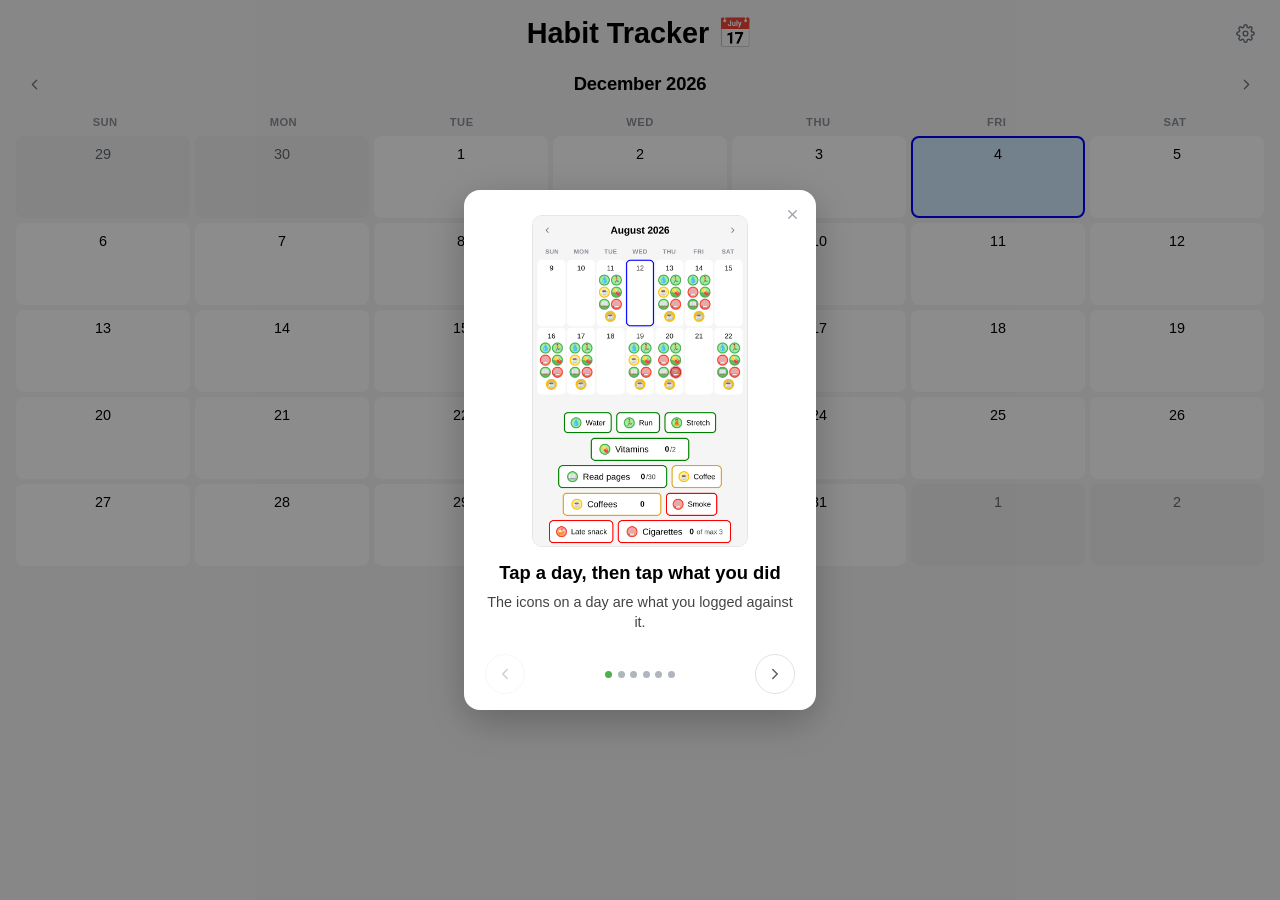
<file: index.html>
<!DOCTYPE html>
<html lang="en">
<head>
  <meta charset="UTF-8">
  <meta name="viewport" content="width=device-width, initial-scale=1.0">
  <title>Habit Tracker Calendar</title>
  <!-- Tints the phone status bar. Kept in step with the body background by
       ThemeManager, since the theme is a manual choice rather than a media
       query and the manifest can only carry one fixed colour. -->
  <meta name="theme-color" content="#f5f5f5">
  <link rel="stylesheet" href="styles.css?v=2.10.2">
  <link rel="manifest" href="manifest.json">
</head>
<body>
  <div class="app-header">
    <h1>Habit Tracker 📅</h1>
    <button id="manage-habits-button" class="header-action" title="Manage habits" aria-label="Manage habits">
      <svg viewBox="0 0 24 24" aria-hidden="true"><circle cx="12" cy="12" r="3"/><path d="M19.4 15a1.65 1.65 0 0 0 .33 1.82l.06.06a2 2 0 0 1-2.83 2.83l-.06-.06a1.65 1.65 0 0 0-1.82-.33 1.65 1.65 0 0 0-1 1.51V21a2 2 0 0 1-4 0v-.09A1.65 1.65 0 0 0 9 19.4a1.65 1.65 0 0 0-1.82.33l-.06.06a2 2 0 0 1-2.83-2.83l.06-.06a1.65 1.65 0 0 0 .33-1.82 1.65 1.65 0 0 0-1.51-1H3a2 2 0 0 1 0-4h.09A1.65 1.65 0 0 0 4.6 9a1.65 1.65 0 0 0-.33-1.82l-.06-.06a2 2 0 0 1 2.83-2.83l.06.06a1.65 1.65 0 0 0 1.82.33H9a1.65 1.65 0 0 0 1-1.51V3a2 2 0 0 1 4 0v.09a1.65 1.65 0 0 0 1 1.51 1.65 1.65 0 0 0 1.82-.33l.06-.06a2 2 0 0 1 2.83 2.83l-.06.06a1.65 1.65 0 0 0-.33 1.82V9a1.65 1.65 0 0 0 1.51 1H21a2 2 0 0 1 0 4h-.09a1.65 1.65 0 0 0-1.51 1z"/></svg>
    </button>
  </div>
  <!--
    Shown only when a backup has not happened in a week, and dismissible. It
    sits here rather than in settings because the whole problem is that nobody
    opens settings to do this.
  -->
  <div class="backup-nudge" id="backup-nudge" hidden>
    <span class="backup-nudge-text" id="backup-nudge-text"></span>
    <button class="backup-nudge-action" id="backup-nudge-action">Back up</button>
    <button class="backup-nudge-dismiss" id="backup-nudge-dismiss" title="Remind me later" aria-label="Remind me later">
      <svg viewBox="0 0 24 24" aria-hidden="true"><line x1="6" y1="6" x2="18" y2="18"/><line x1="18" y1="6" x2="6" y2="18"/></svg>
    </button>
  </div>
  <input type="file" id="import-file-input" accept=".json" style="display: none;">
  <div class="calendar-header">
    <button id="prev-month" title="Previous month" aria-label="Previous month">
      <svg viewBox="0 0 24 24" aria-hidden="true"><polyline points="15 18 9 12 15 6"/></svg>
    </button>
    <h2 id="month-year"></h2>
    <button id="next-month" title="Next month" aria-label="Next month">
      <svg viewBox="0 0 24 24" aria-hidden="true"><polyline points="9 18 15 12 9 6"/></svg>
    </button>
  </div>
  <div class="weekdays">
    <div>Sun</div><div>Mon</div><div>Tue</div><div>Wed</div><div>Thu</div><div>Fri</div><div>Sat</div>
  </div>
  <div class="calendar" id="calendar"></div>
  <div class="habits-list" id="habits-list"></div>
  <div class="modal" id="manage-modal">
    <div class="modal-content" role="dialog" aria-modal="true" aria-labelledby="manage-modal-title" tabindex="-1">
      <div class="modal-header">
        <h2 id="manage-modal-title">Manage Habits</h2>
        <button onclick="closeManageModal()" class="modal-close" title="Close" aria-label="Close">
          <svg viewBox="0 0 24 24" aria-hidden="true"><line x1="6" y1="6" x2="18" y2="18"/><line x1="18" y1="6" x2="6" y2="18"/></svg>
        </button>
      </div>
      <div class="modal-about" id="modal-about" tabindex="-1" hidden>
        <h3 class="about-name">Habit Tracker</h3>
        <p class="about-version" id="about-version">v2.10.2</p>
        <p class="about-line">A calendar for the things you are trying to do more of, and less of.</p>
        <p class="about-line">Everything is kept on this device. There is no account and no server, so back it up from time to time.</p>
        <button class="about-action" id="about-guide">
          <svg viewBox="0 0 24 24" aria-hidden="true"><path d="M2 5h7a3 3 0 0 1 3 3v11a2.5 2.5 0 0 0-2.5-2.5H2z"/><path d="M22 5h-7a3 3 0 0 0-3 3v11a2.5 2.5 0 0 1 2.5-2.5H22z"/></svg>
          Show the guide again
        </button>
        <a class="about-link" href="https://github.com/rtcfirefly/habit-tracker" target="_blank" rel="noopener noreferrer">
          <svg viewBox="0 0 24 24" aria-hidden="true"><path d="M9 19c-5 1.5-5-2.5-7-3m14 6v-3.9a3.4 3.4 0 0 0-1-2.6c3.1-.4 6.4-1.6 6.4-7A5.4 5.4 0 0 0 20 4.8a5 5 0 0 0-.1-3.7s-1.2-.4-3.9 1.5a13.4 13.4 0 0 0-7 0C6.3.7 5.1 1.1 5.1 1.1a5 5 0 0 0-.1 3.7 5.4 5.4 0 0 0-1.5 3.7c0 5.4 3.3 6.6 6.4 7A3.4 3.4 0 0 0 9 18.1V22"/></svg>
          Source on GitHub
        </a>
        <button class="about-back" id="about-back">Back</button>
      </div>
      <div class="modal-body">
        <div id="manage-form"></div>
        <!--
          Export, import and appearance live here rather than in the header: they
          are occasional, and a permanent row of them cost 65px above the
          calendar. This section sits outside #manage-form, which renderForm()
          clears on every change.
        -->
        <!--
          One row, not three: these are occasional actions and a labelled row
          each spent more of the dialog on them than they are worth. The titles
          carry the wording the labels used to.
        -->
        <!--
          Hidden where the File System Access API is missing, which is most
          browsers other than Chrome. The state is always on show because this
          backup pauses on its own each session and one that has quietly stopped
          is worse than none.
        -->
        <div class="file-backup" id="file-backup" hidden>
          <span class="file-backup-icon">
            <svg viewBox="0 0 24 24" aria-hidden="true"><path d="M20 17.6A4 4 0 0 0 18 10h-1.3A7 7 0 1 0 5 16.3"/><polyline points="9 15 12 12 15 15"/><line x1="12" y1="12" x2="12" y2="21"/></svg>
          </span>
          <span class="file-backup-label" id="file-backup-label"></span>
          <button class="file-backup-action" id="file-backup-action"></button>
        </div>
        <!--
          Always shown, unlike the file backup row above it: the reminder is
          the one part of backup that works without the File System Access
          API, since it can fall back to an export.
        -->
        <label class="backup-remind" for="backup-remind-toggle">
          <span class="backup-remind-icon">
            <svg viewBox="0 0 24 24" aria-hidden="true"><path d="M18 8A6 6 0 0 0 6 8c0 7-3 9-3 9h18s-3-2-3-9"/><path d="M13.7 21a2 2 0 0 1-3.4 0"/></svg>
          </span>
          <span class="backup-remind-label">Remind me to back up</span>
          <input type="checkbox" id="backup-remind-toggle" class="backup-remind-toggle">
        </label>
        <!--
          A look is not a theme: this picks how the app is drawn, and combines
          with light and dark rather than replacing them.
        -->
        <div class="look-row" id="look-row">
          <span class="look-icon">
            <svg viewBox="0 0 24 24" aria-hidden="true"><rect x="3" y="4" width="18" height="16" rx="2"/><line x1="3" y1="10" x2="21" y2="10"/><line x1="3" y1="15" x2="21" y2="15"/></svg>
          </span>
          <span class="look-label">Look</span>
          <span class="look-choices" role="group" aria-label="How the app is drawn">
            <button type="button" class="look-choice" data-look="cards">Cards</button>
            <button type="button" class="look-choice" data-look="ruled">Ruled</button>
          </span>
        </div>
        <div class="look-row" id="hand-row">
          <span class="look-icon">
            <svg viewBox="0 0 24 24" aria-hidden="true"><path d="M9 11V5.5a1.5 1.5 0 0 1 3 0V11"/><path d="M12 11V4.5a1.5 1.5 0 0 1 3 0V11"/><path d="M15 11V6.5a1.5 1.5 0 0 1 3 0V13c0 4-2.5 7-6 7s-6-2.6-6-6v-3.5a1.5 1.5 0 0 1 3 0V13"/></svg>
          </span>
          <span class="look-label">Handed</span>
          <span class="look-choices" role="group" aria-label="Which hand holds the phone — the number moves to the other side">
            <button type="button" class="look-choice" data-hand="left">Left</button>
            <button type="button" class="look-choice" data-hand="right">Right</button>
          </span>
        </div>
        <div class="modal-footer">
          <div class="footer-actions">
            <button id="export-button" class="footer-action" title="Export data — downloads a backup" aria-label="Export data">
              <svg viewBox="0 0 24 24" aria-hidden="true"><path d="M21 15v4a2 2 0 0 1-2 2H5a2 2 0 0 1-2-2v-4"/><polyline points="7 10 12 15 17 10"/><line x1="12" y1="15" x2="12" y2="3"/></svg>
            </button>
            <button id="import-button" class="footer-action" title="Import data — replaces everything" aria-label="Import data">
              <svg viewBox="0 0 24 24" aria-hidden="true"><path d="M21 15v4a2 2 0 0 1-2 2H5a2 2 0 0 1-2-2v-4"/><polyline points="17 8 12 3 7 8"/><line x1="12" y1="3" x2="12" y2="15"/></svg>
            </button>
            <button id="theme-toggle-button" class="footer-action" title="Switch between light and dark" aria-label="Switch appearance">
              <svg class="when-dark" viewBox="0 0 24 24" aria-hidden="true"><path d="M21 12.79A9 9 0 1 1 11.21 3 7 7 0 0 0 21 12.79z"/></svg>
              <svg class="when-light" viewBox="0 0 24 24" aria-hidden="true"><circle cx="12" cy="12" r="4"/><line x1="12" y1="1" x2="12" y2="3"/><line x1="12" y1="21" x2="12" y2="23"/><line x1="4.2" y1="4.2" x2="5.6" y2="5.6"/><line x1="18.4" y1="18.4" x2="19.8" y2="19.8"/><line x1="1" y1="12" x2="3" y2="12"/><line x1="21" y1="12" x2="23" y2="12"/><line x1="4.2" y1="19.8" x2="5.6" y2="18.4"/><line x1="18.4" y1="5.6" x2="19.8" y2="4.2"/></svg>
            </button>
            <button id="about-button" class="footer-action" title="About this app" aria-label="About this app">
              <svg viewBox="0 0 24 24" aria-hidden="true"><circle cx="12" cy="12" r="9"/><line x1="12" y1="11" x2="12" y2="16"/><line x1="12" y1="7.6" x2="12" y2="7.7"/></svg>
            </button>
          </div>
          <span class="modal-version">v2.10.2</span>
        </div>
      </div>
    </div>
  </div>
<script src="back-trap.js?v=2.10.2"></script>
<script src="keypad.js?v=2.10.2"></script>
<script src="hand-manager.js?v=2.10.2"></script>
<script src="emoji-utils.js?v=2.10.2"></script>
<script src="data-manager.js?v=2.10.2"></script>
<script src="file-backup.js?v=2.10.2"></script>
<script src="calendar-view.js?v=2.10.2"></script>
<script src="habits-view.js?v=2.10.2"></script>
<script src="day-sheet.js?v=2.10.2"></script>
<script src="habit-manager.js?v=2.10.2"></script>
<script src="intro.js?v=2.10.2"></script>
<script src="look-manager.js?v=2.10.2"></script>
<script src="theme-manager.js?v=2.10.2"></script>
<script src="import-export-manager.js?v=2.10.2"></script>
<script src="script.js?v=2.10.2"></script>
</body>
</html>
</file>
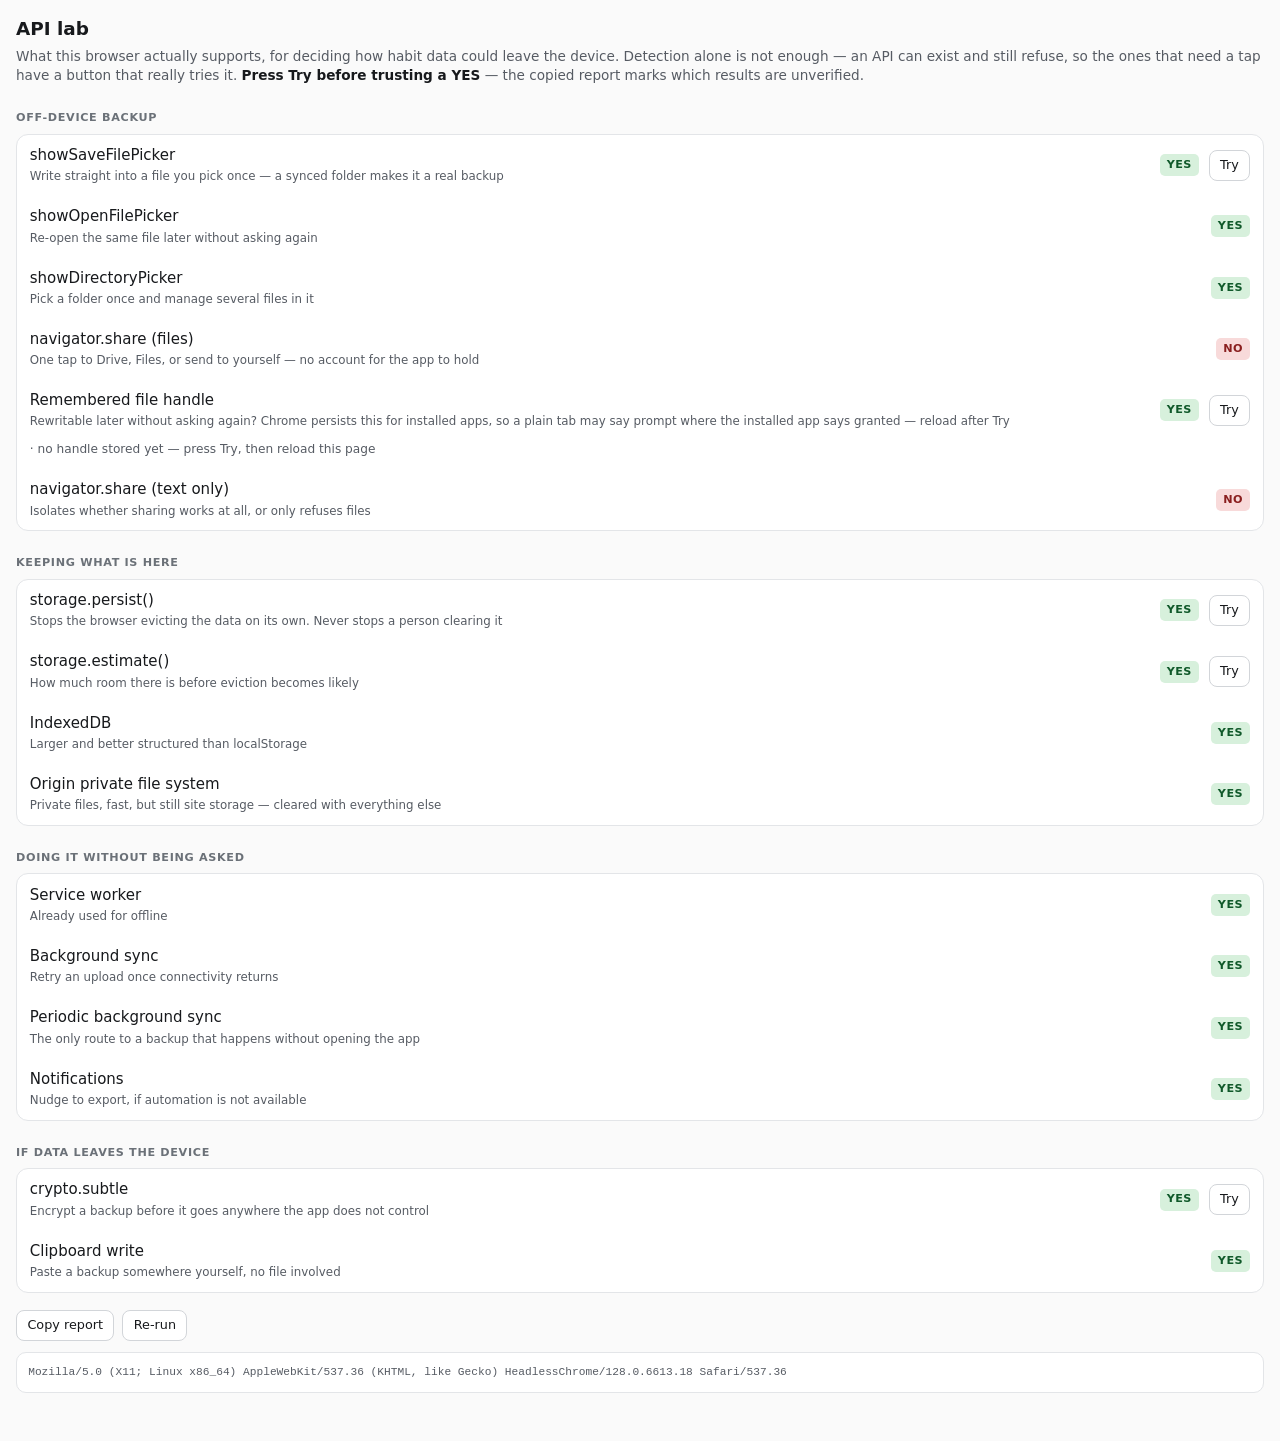
<file: lab/index.html>
<!DOCTYPE html>
<html lang="en">
<head>
<meta charset="UTF-8">
<meta name="viewport" content="width=device-width, initial-scale=1.0">
<title>Habit Tracker — API lab</title>
<style>
  /* One set of tokens per theme rather than opacity: dimming with opacity
     compounds on a dark background and was what made this hard to read. */
  :root {
    color-scheme: light dark;
    --bg: #fafafa;
    --surface: #ffffff;
    --text: #17191c;
    --muted: #565b63;
    --faint: #6b7178;
    --line: #e3e5e8;
    --btn-bg: #ffffff;
    --btn-border: #d2d5d9;
    --btn-hover: #f1f2f4;
    --yes-bg: #d7f0dc;
    --yes-fg: #10592a;
    --no-bg: #f8dada;
    --no-fg: #8a1f1f;
  }

  @media (prefers-color-scheme: dark) {
    :root {
      --bg: #15171a;
      --surface: #1e2126;
      --text: #e9ecef;
      --muted: #b2b8c0;
      --faint: #9aa1aa;
      --line: #2e333a;
      --btn-bg: #262a30;
      --btn-border: #3b414a;
      --btn-hover: #303640;
      --yes-bg: #17371f;
      --yes-fg: #8ad9a0;
      --no-bg: #3f1e1e;
      --no-fg: #f0a6a6;
    }
  }

  body {
    margin: 0;
    padding: 1rem 1rem 3rem;
    font-family: system-ui, sans-serif;
    font-size: 15px;
    line-height: 1.45;
    background: var(--bg);
    color: var(--text);
  }

  h1 { font-size: 1.15rem; margin: 0 0 .25rem; }

  p.intro { margin: 0 0 1.1rem; font-size: .85rem; color: var(--muted); }
  p.intro strong { color: var(--text); }

  h2 {
    font-size: .7rem;
    text-transform: uppercase;
    letter-spacing: .06em;
    font-weight: 700;
    color: var(--faint);
    margin: 1.5rem 0 .45rem;
  }

  .card {
    background: var(--surface);
    border: 1px solid var(--line);
    border-radius: 12px;
    overflow: hidden;
  }

  .row { display: flex; align-items: center; gap: .6rem; padding: .65rem .8rem; }
  .row + .row { border-top: 1px solid var(--line); }

  .name { flex: 1; min-width: 0; }
  .name small { display: block; font-size: .74rem; color: var(--muted); margin-top: .1rem; }

  .flag {
    flex: none;
    font-size: .7rem;
    font-weight: 700;
    letter-spacing: .04em;
    padding: .18rem .45rem;
    border-radius: 5px;
  }
  .yes { background: var(--yes-bg); color: var(--yes-fg); }
  .no  { background: var(--no-bg);  color: var(--no-fg); }

  button {
    font: inherit;
    font-size: .8rem;
    padding: .32rem .65rem;
    border-radius: 8px;
    border: 1px solid var(--btn-border);
    background: var(--btn-bg);
    color: var(--text);
    cursor: pointer;
    flex: none;
  }
  button:hover { background: var(--btn-hover); }

  .result {
    font-size: .76rem;
    padding: 0 .8rem .65rem;
    color: var(--muted);
    white-space: pre-wrap;
    word-break: break-word;
  }
  .result:empty { display: none; }

  pre {
    font-size: .7rem;
    background: var(--surface);
    border: 1px solid var(--line);
    border-radius: 10px;
    padding: .7rem;
    overflow-x: auto;
    margin: .7rem 0 0;
    color: var(--muted);
  }

  .actions { display: flex; gap: .5rem; margin-top: 1.1rem; }
</style>
</head>
<body>
  <h1>API lab</h1>
  <p class="intro">
    What this browser actually supports, for deciding how habit data could leave the
    device. Detection alone is not enough — an API can exist and still refuse, so the
    ones that need a tap have a button that really tries it.
    <strong>Press Try before trusting a YES</strong> — the copied report marks
    which results are unverified.
  </p>

  <div id="report"></div>

  <div class="actions">
    <button id="copy">Copy report</button>
    <button id="rerun">Re-run</button>
  </div>
  <pre id="agent"></pre>

<script>
(function () {
  const report = document.getElementById('report');

  // Each probe: what it is, why it matters here, how to detect it, and where a
  // real attempt tells you more than detection, how to try it.
  const GROUPS = [
    ['Off-device backup', [
      { name: 'showSaveFilePicker',
        why: 'Write straight into a file you pick once — a synced folder makes it a real backup',
        has: () => typeof window.showSaveFilePicker === 'function',
        try: async () => {
          const handle = await window.showSaveFilePicker({
            suggestedName: 'habit-tracker-lab.json',
            types: [{ description: 'JSON', accept: { 'application/json': ['.json'] } }]
          });
          const writable = await handle.createWritable();
          await writable.write('{"lab":true}');
          await writable.close();
          return 'wrote a file, and the handle can be stored for silent rewrites';
        } },
      { name: 'showOpenFilePicker',
        why: 'Re-open the same file later without asking again',
        has: () => typeof window.showOpenFilePicker === 'function' },
      { name: 'showDirectoryPicker',
        why: 'Pick a folder once and manage several files in it',
        has: () => typeof window.showDirectoryPicker === 'function' },
      { name: 'navigator.share (files)',
        why: 'One tap to Drive, Files, or send to yourself — no account for the app to hold',
        has: () => !!(navigator.canShare && navigator.canShare({
          files: [new File(['{}'], 'a.json', { type: 'application/json' })] })),
        try: async () => {
          await navigator.share({
            files: [new File(['{"lab":true}'], 'habit-tracker-lab.json',
                             { type: 'application/json' })],
            title: 'Habit Tracker backup'
          });
          return 'the share sheet accepted a file';
        } },
      { name: 'Remembered file handle',
        why: 'Rewritable later without asking again? Chrome persists this for installed apps, so a plain tab may say prompt where the installed app says granted — reload after Try',
        has: () => typeof window.showSaveFilePicker === 'function' &&
                   typeof indexedDB !== 'undefined',
        status: async () => {
          const handle = await savedHandle();
          if (!handle) return 'no handle stored yet — press Try, then reload this page';
          const state = await handle.queryPermission({ mode: 'readwrite' });
          if (state === 'granted') {
            return 'a handle from a previous visit still has permission — silent rewrites work';
          }
          const installed = window.matchMedia &&
                            window.matchMedia('(display-mode: standalone)').matches;
          return `a handle survived but permission is "${state}"` +
            (installed ? ' — a tap would be needed each session, even installed'
                       : ' — but this is a browser tab; Chrome persists these for installed apps, so try again from the installed app');
        },
        try: async () => {
          const handle = await window.showSaveFilePicker({
            suggestedName: 'habit-tracker-backup.json',
            types: [{ description: 'JSON', accept: { 'application/json': ['.json'] } }]
          });
          const writable = await handle.createWritable();
          await writable.write('{"lab":"handle test"}');
          await writable.close();
          await idb((await handleStore('readwrite')).put(handle, 'backup'));
          return 'handle stored — now RELOAD this page and read this row again';
        } },
      { name: 'navigator.share (text only)',
        why: 'Isolates whether sharing works at all, or only refuses files',
        has: () => typeof navigator.share === 'function',
        try: async () => {
          await navigator.share({ title: 'Habit Tracker', text: 'lab test' });
          return 'text shared — so a file refusal is about files, not sharing';
        } }
    ]],
    ['Keeping what is here', [
      { name: 'storage.persist()',
        why: 'Stops the browser evicting the data on its own. Never stops a person clearing it',
        has: () => !!(navigator.storage && navigator.storage.persist),
        try: async () => {
          const already = await navigator.storage.persisted();
          const granted = already || await navigator.storage.persist();
          return already ? 'already persistent'
                         : (granted ? 'granted just now' : 'refused — storage stays best effort');
        } },
      { name: 'storage.estimate()',
        why: 'How much room there is before eviction becomes likely',
        has: () => !!(navigator.storage && navigator.storage.estimate),
        try: async () => {
          const { usage, quota } = await navigator.storage.estimate();
          const mb = n => (n / 1048576).toFixed(1) + 'MB';
          return `${mb(usage)} used of ${mb(quota)} (${(usage / quota * 100).toFixed(2)}%)`;
        } },
      { name: 'IndexedDB', why: 'Larger and better structured than localStorage',
        has: () => typeof indexedDB !== 'undefined' },
      { name: 'Origin private file system',
        why: 'Private files, fast, but still site storage — cleared with everything else',
        has: () => !!(navigator.storage && navigator.storage.getDirectory) }
    ]],
    ['Doing it without being asked', [
      { name: 'Service worker', why: 'Already used for offline',
        has: () => 'serviceWorker' in navigator },
      { name: 'Background sync',
        why: 'Retry an upload once connectivity returns',
        has: () => !!(window.SyncManager) },
      { name: 'Periodic background sync',
        why: 'The only route to a backup that happens without opening the app',
        has: () => !!(window.ServiceWorkerRegistration &&
                      'periodicSync' in window.ServiceWorkerRegistration.prototype) },
      { name: 'Notifications',
        why: 'Nudge to export, if automation is not available',
        has: () => 'Notification' in window }
    ]],
    ['If data leaves the device', [
      { name: 'crypto.subtle',
        why: 'Encrypt a backup before it goes anywhere the app does not control',
        has: () => !!(window.crypto && window.crypto.subtle),
        try: async () => {
          const key = await crypto.subtle.generateKey({ name: 'AES-GCM', length: 256 },
                                                      true, ['encrypt', 'decrypt']);
          const iv = crypto.getRandomValues(new Uint8Array(12));
          const data = new TextEncoder().encode('{"lab":true}');
          const sealed = await crypto.subtle.encrypt({ name: 'AES-GCM', iv }, key, data);
          const back = await crypto.subtle.decrypt({ name: 'AES-GCM', iv }, key, sealed);
          return new TextDecoder().decode(back) === '{"lab":true}'
            ? 'AES-GCM round-trip works' : 'round-trip did not match';
        } },
      { name: 'Clipboard write',
        why: 'Paste a backup somewhere yourself, no file involved',
        has: () => !!(navigator.clipboard && navigator.clipboard.writeText) }
    ]]
  ];

  const lines = [];

  // A handle kept in IndexedDB is the whole basis of write-through backup: if
  // its permission survives a reload the app can rewrite silently, and if it
  // does not, every session costs a tap. Only a reload can answer it.
  const HANDLE_DB = 'habit-tracker-lab';
  function handleStore(mode) {
    return new Promise((resolve, reject) => {
      const open = indexedDB.open(HANDLE_DB, 1);
      open.onupgradeneeded = () => open.result.createObjectStore('handles');
      open.onsuccess = () => resolve(open.result.transaction('handles', mode).objectStore('handles'));
      open.onerror = () => reject(open.error);
    });
  }
  function idb(request) {
    return new Promise((resolve, reject) => {
      request.onsuccess = () => resolve(request.result);
      request.onerror = () => reject(request.error);
    });
  }
  async function savedHandle() {
    try { return await idb((await handleStore('readonly')).get('backup')); }
    catch (error) { return null; }
  }

  // A tried probe rewrites its own line, so a pasted report never shows both
  // "detected only" and a result for the same thing
  function replaceLine(name, text) {
    // Match on the name alone. Excluding lines that already say TRIED meant a
    // second press found nothing to replace and appended a duplicate to the end
    // of the report, outside its section.
    const at = lines.findIndex(line => line.includes('  ' + name));
    if (at === -1) { lines.push(text); } else { lines[at] = text; }
  }

  function render() {
    report.textContent = '';
    lines.length = 0;
    lines.push('Habit Tracker API lab', location.href, navigator.userAgent, '');

    for (const [heading, probes] of GROUPS) {
      const h = document.createElement('h2');
      h.textContent = heading;
      report.appendChild(h);
      lines.push('[' + heading + ']');

      const card = document.createElement('div');
      card.className = 'card';

      for (const probe of probes) {
        let supported = false;
        try { supported = !!probe.has(); } catch (e) { supported = false; }

        const row = document.createElement('div');
        row.className = 'row';

        const name = document.createElement('div');
        name.className = 'name';
        name.textContent = probe.name;
        const why = document.createElement('small');
        why.textContent = probe.why;
        name.appendChild(why);

        const flag = document.createElement('span');
        flag.className = 'flag ' + (supported ? 'yes' : 'no');
        flag.textContent = supported ? 'YES' : 'NO';

        row.appendChild(name);
        row.appendChild(flag);

        const out = document.createElement('div');
        out.className = 'result';

        if (probe.status && supported) {
          probe.status()
            .then(text => {
              out.textContent = '· ' + text;
              replaceLine(probe.name, '  yes  ' + probe.name + '   STATE: ' + text);
            })
            .catch(error => { out.textContent = '· could not check: ' + error.message; });
        }

        if (probe.try && supported) {
          const button = document.createElement('button');
          button.textContent = 'Try';
          button.onclick = async () => {
            out.textContent = 'trying…';
            try {
              const message = await probe.try();
              out.textContent = '✓ ' + message;
              replaceLine(probe.name, '  yes  ' + probe.name + '   TRIED: ' + message);
            } catch (error) {
              // A refusal is a result: it is what the API does on this device
              out.textContent = '✕ ' + (error && error.name ? error.name + ': ' : '') +
                                (error && error.message ? error.message : String(error));
              replaceLine(probe.name, '  yes  ' + probe.name +
                '   TRIED AND FAILED: ' + out.textContent.slice(2));
            }
          };
          row.appendChild(button);
        }

        card.appendChild(row);
        card.appendChild(out);
        lines.push('  ' + (supported ? 'yes' : 'no ') + '  ' + probe.name +
          (probe.try && supported ? '   (detected only — press Try)' : ''));
      }

      report.appendChild(card);
      lines.push('');
    }

    document.getElementById('agent').textContent = navigator.userAgent;
  }

  document.getElementById('rerun').onclick = render;
  document.getElementById('copy').onclick = async () => {
    const text = lines.join('\n');
    try {
      await navigator.clipboard.writeText(text);
      document.getElementById('copy').textContent = 'Copied';
    } catch (error) {
      console.log(text);
      document.getElementById('copy').textContent = 'See console';
    }
    setTimeout(() => { document.getElementById('copy').textContent = 'Copy report'; }, 2000);
  };

  render();
})();
</script>
</body>
</html>
</file>
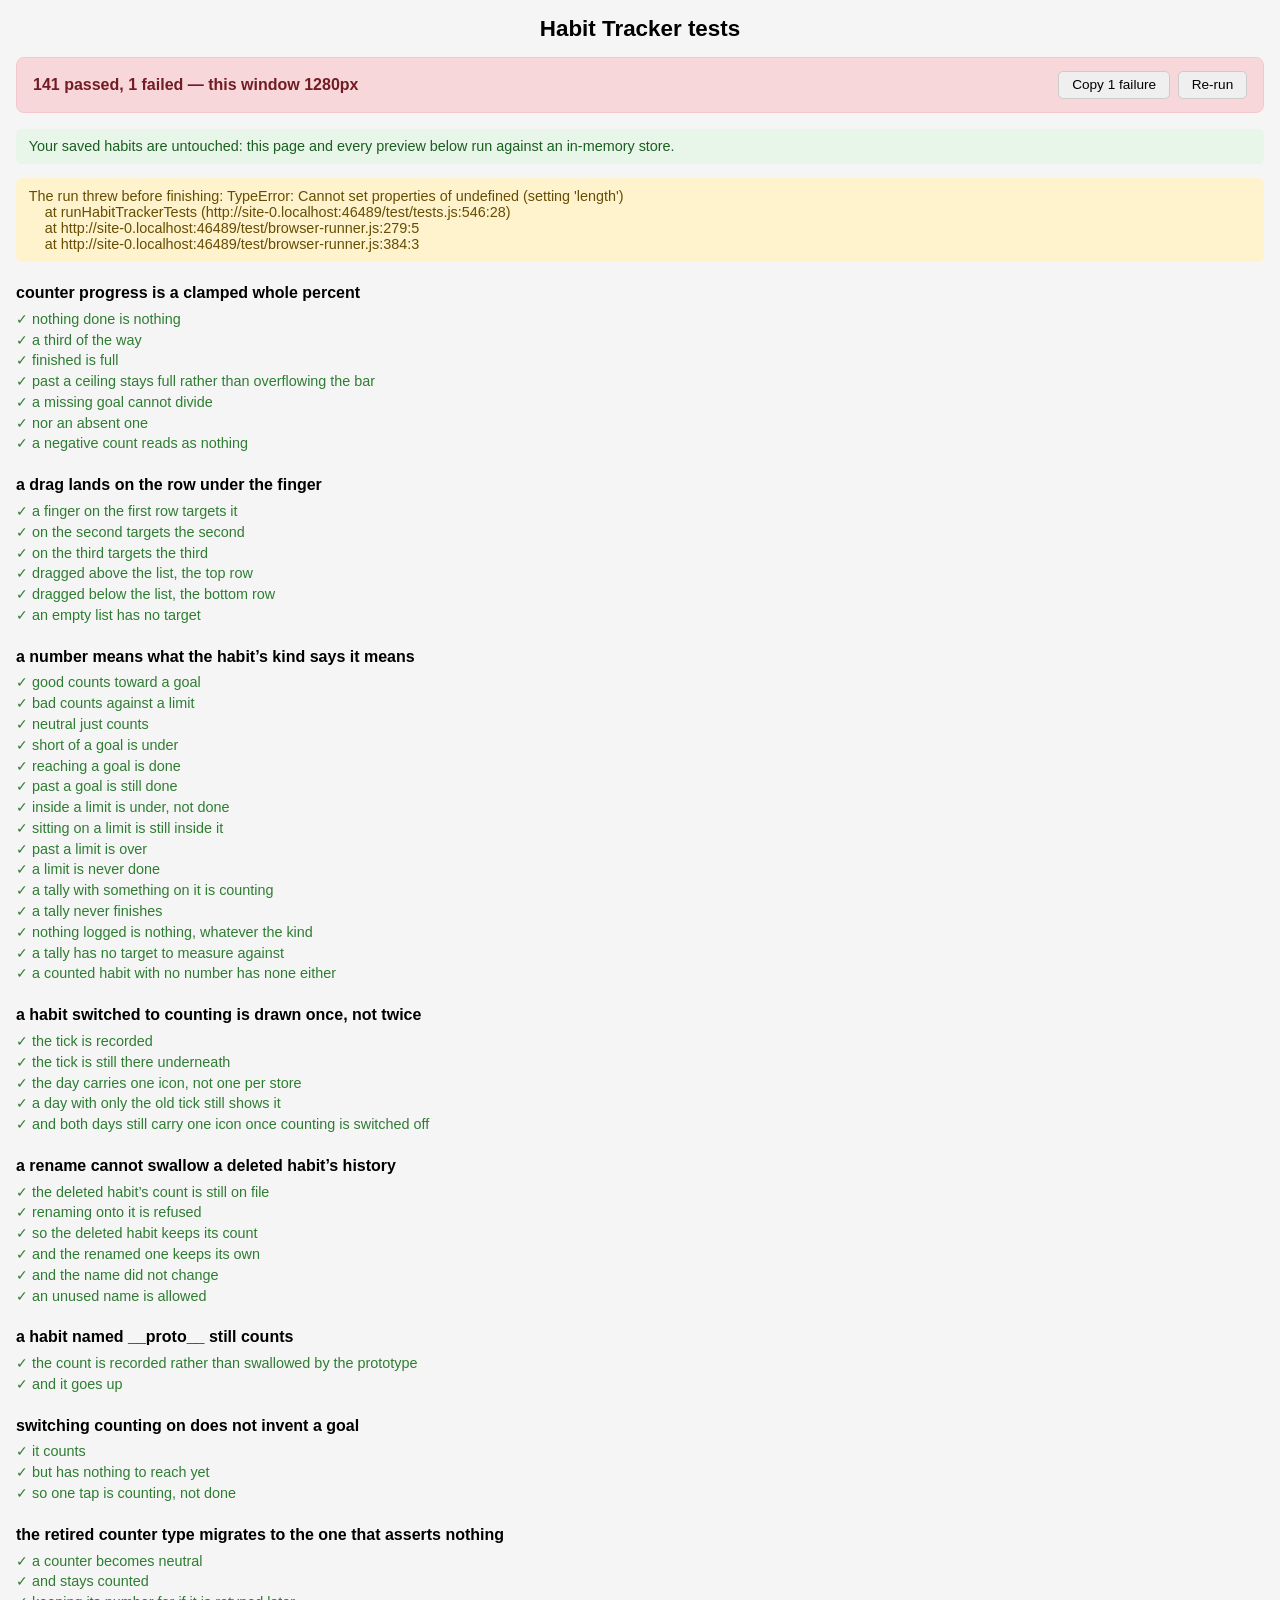
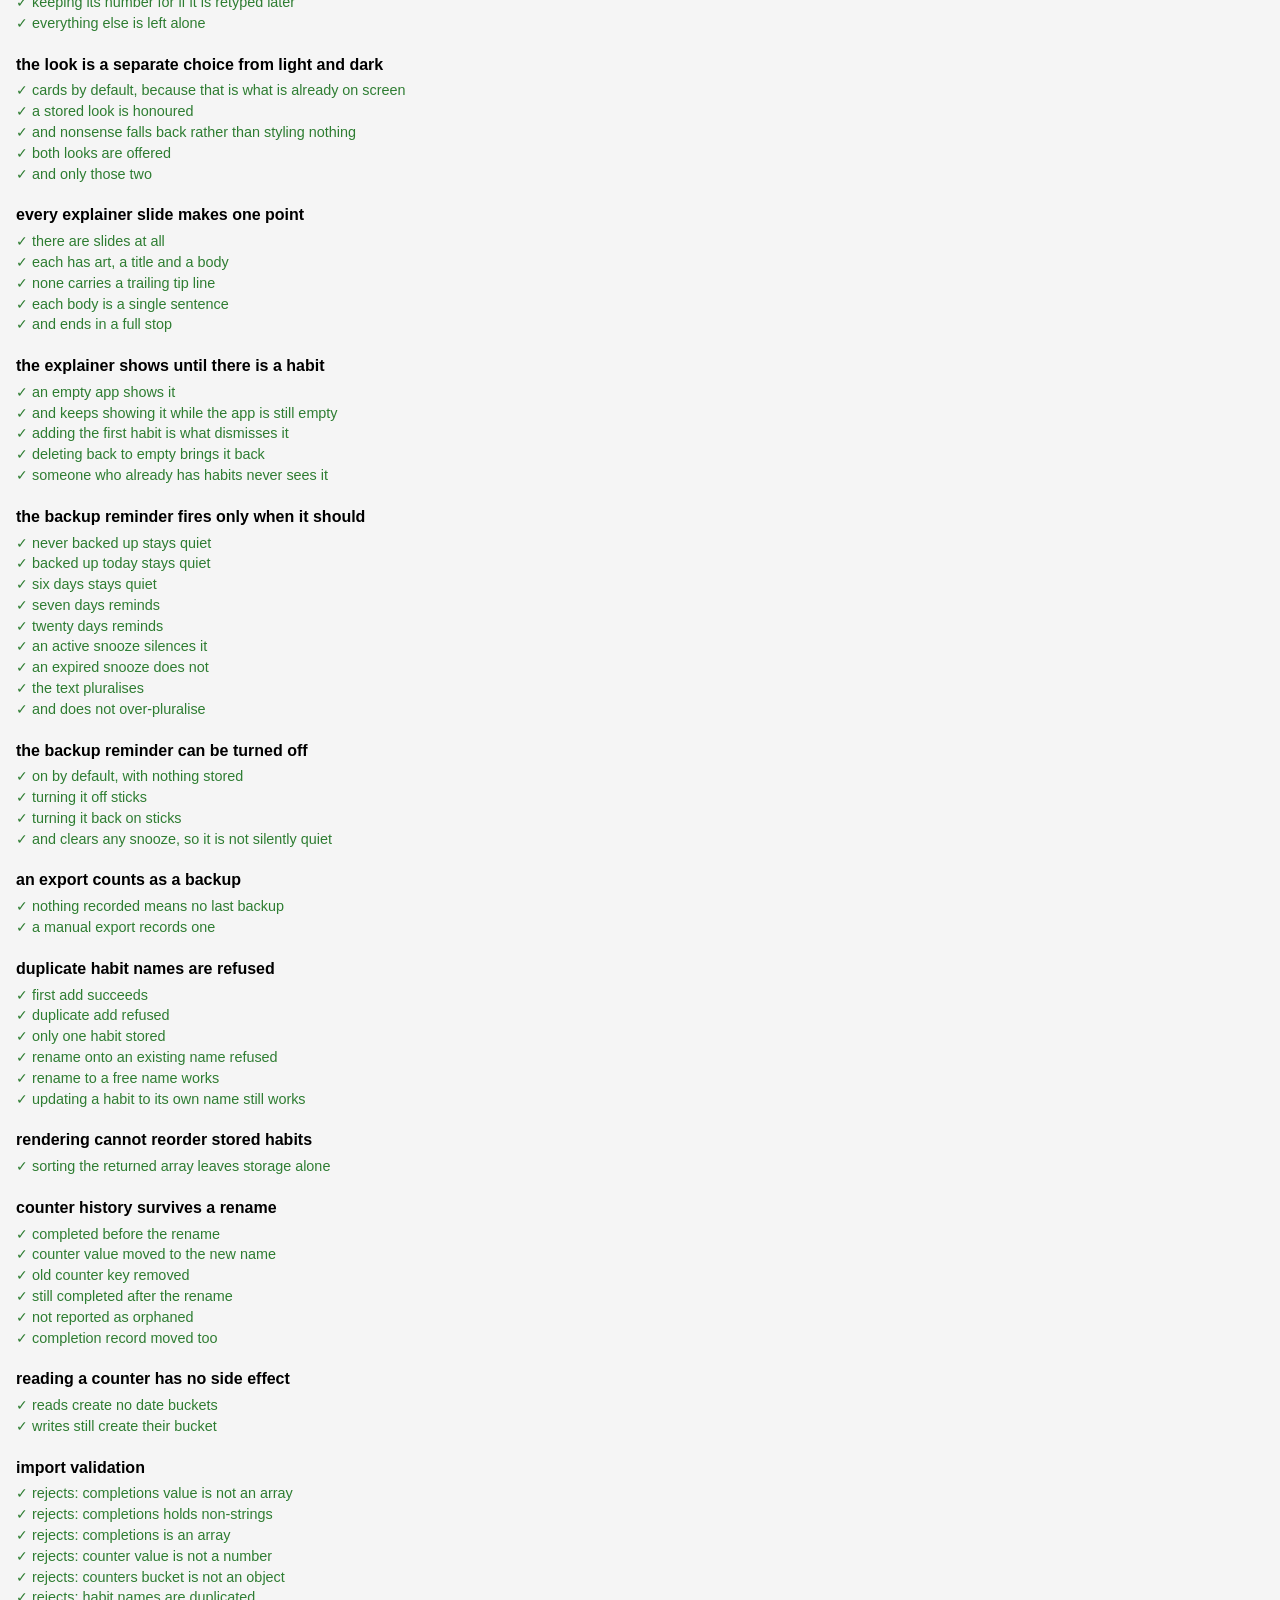
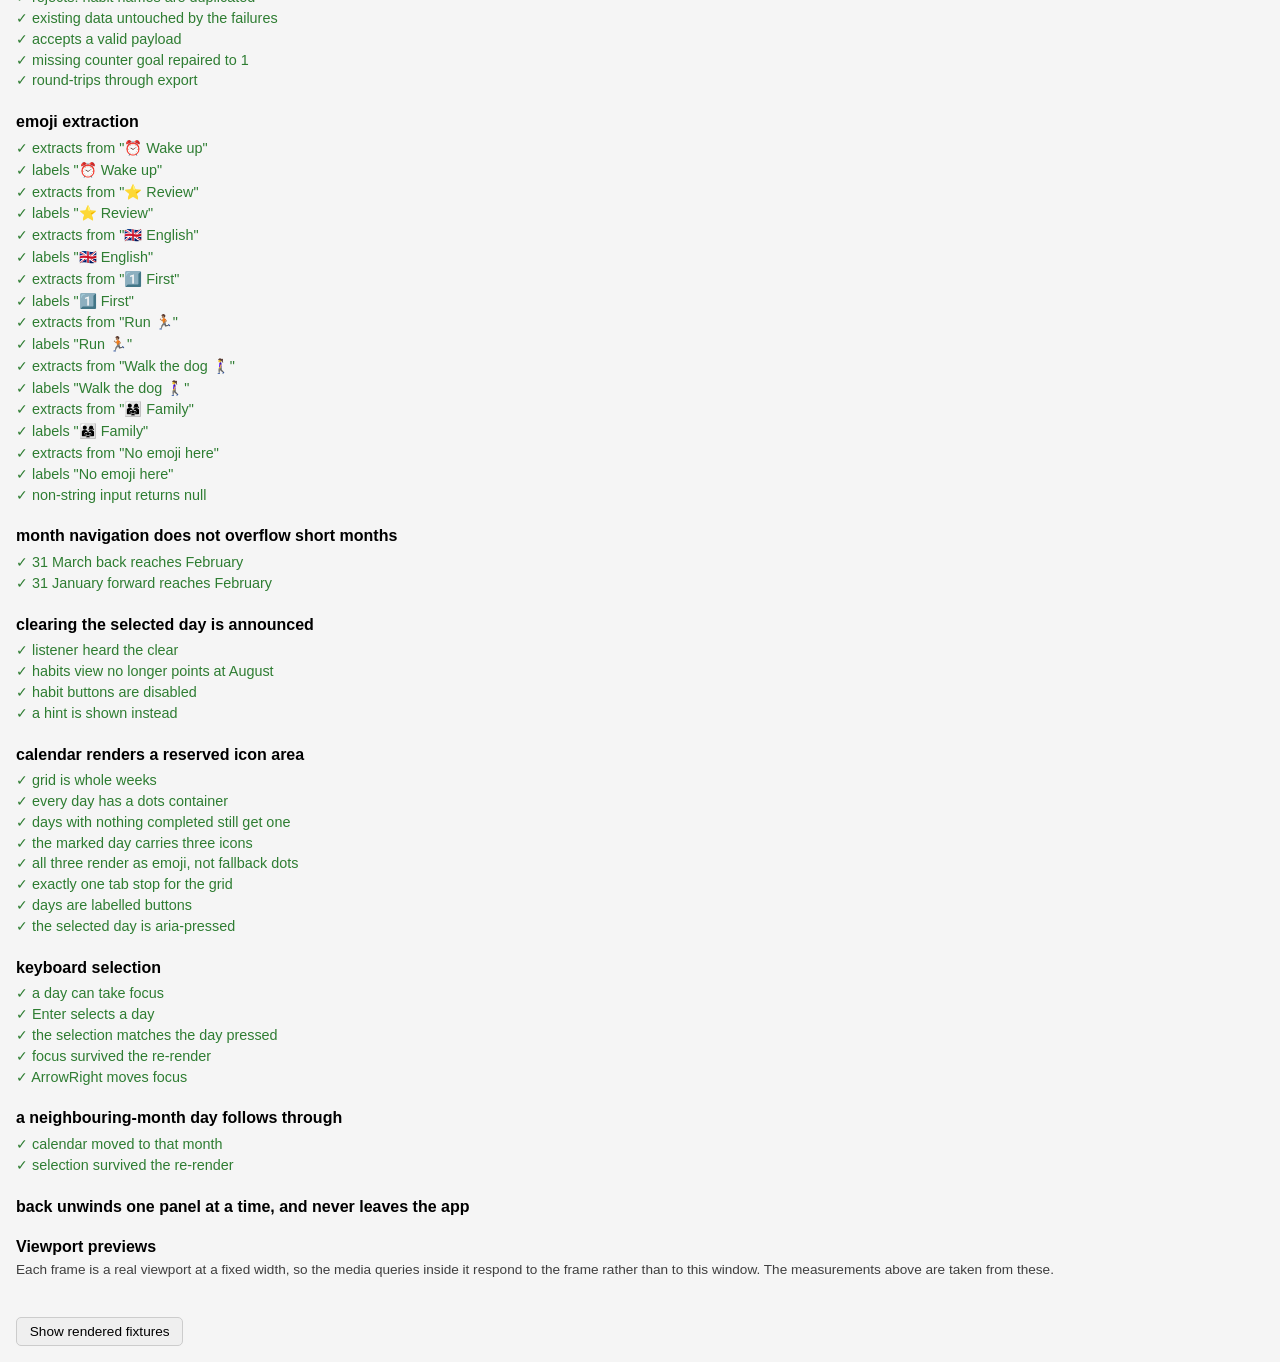
<file: test/index.html>
<!DOCTYPE html>
<html lang="en">
<head>
  <meta charset="UTF-8">
  <meta name="viewport" content="width=device-width, initial-scale=1.0">
  <title>Habit Tracker tests</title>
  <!-- The real stylesheet, so the layout assertions measure the real thing -->
  <link rel="stylesheet" href="../styles.css">
  <style>
    h1 { font-size: 1.4rem; }

    #summary {
      position: sticky;
      top: 0;
      padding: 0.8rem 1rem;
      border-radius: 8px;
      font-weight: bold;
      margin-bottom: 1rem;
      display: flex;
      align-items: center;
      justify-content: space-between;
      gap: 1rem;
    }
    #summary.pass { background: #d4edda; color: #155724; border: 1px solid #c3e6cb; }
    #summary.fail { background: #f8d7da; color: #721c24; border: 1px solid #f5c6cb; }
    #summary button { padding: 0.35rem 0.8rem; font-size: 0.85rem; }

    .notice { padding: 0.6rem 0.8rem; border-radius: 6px; font-size: 0.9rem; }
    .notice.good { background: #e8f5e9; color: #1b5e20; }
    .notice.warn { background: #fff3cd; color: #664d03; white-space: pre-wrap; }

    h2.section { font-size: 1rem; margin: 1.4rem 0 0.4rem; }
    .hint { font-size: 0.85rem; opacity: 0.75; margin: 0.2rem 0 0; }

    ul.results { list-style: none; padding: 0; margin: 0; font-size: 0.9rem; }
    /* Deliberately not a flex row: a flex gap is visual only, so a copied
       failure came out as "FAILthe assertion..." with nothing between them */
    ul.results li { padding: 0.15rem 0; }
    ul.results li.pass { color: #2e7d32; }
    ul.results li.fail { color: #c62828; font-weight: bold; }

    /* A pseudo-element, so the tick is not picked up when the page is copied
       and cannot end up on the line below in a pasted excerpt */
    ul.results li.pass::before { content: '\2713\00a0'; }

    .mark {
      display: inline-block;
      font-size: 0.7rem;
      letter-spacing: 0.04em;
      background: #c62828;
      color: #fff;
      border-radius: 3px;
      padding: 0.05rem 0.3rem;
    }
    .detail { opacity: 0.85; font-weight: normal; }

    .summary-actions { display: flex; gap: 0.5rem; flex: none; }

    #fixtures-toggle { margin-top: 1.5rem; font-size: 0.85rem; padding: 0.35rem 0.8rem; }
    #fixtures { margin-top: 1rem; }
    #fixtures[hidden] { display: none; }

    #frames {
      display: flex;
      flex-wrap: wrap;
      gap: 1rem;
      align-items: flex-start;
      margin-top: 1rem;
    }
    figure.frame { margin: 0; }
    figure.frame figcaption {
      font-size: 0.8rem;
      font-weight: bold;
      opacity: 0.8;
      margin-bottom: 0.25rem;
    }
    figure.frame iframe {
      height: 620px;
      border: 1px solid #bbb;
      border-radius: 4px;
      background: #fff;
      display: block;
    }
    .notice button { margin-left: 0.75rem; padding: 0.3rem 0.7rem; font-size: 0.8rem; }
  </style>
</head>
<body>
  <h1>Habit Tracker tests</h1>

  <div id="summary">Running…</div>
  <div id="notice"></div>
  <div id="results"></div>

  <h2 class="section">Viewport previews</h2>
  <p class="hint">
    Each frame is a real viewport at a fixed width, so the media queries inside it
    respond to the frame rather than to this window. The measurements above are taken
    from these.
  </p>
  <div id="frames"></div>

  <button id="fixtures-toggle">Show rendered fixtures</button>
  <!-- Laid out at page width during the run so boxes can be measured -->
  <div id="fixtures"></div>

  <!--
    The app's classes only. script.js is deliberately absent: it is the
    bootstrap and queries #calendar, #month-year and friends, which do not
    exist here. theme-manager.js and import-export-manager.js are left out for
    the same reason - their constructors take elements from the real page.
  -->
  <script src="../back-trap.js"></script>
  <script src="../emoji-utils.js"></script>
  <script src="../data-manager.js"></script>
  <script src="../file-backup.js"></script>
  <script src="../calendar-view.js"></script>
  <script src="../habits-view.js"></script>
  <script src="../habit-manager.js"></script>
  <script src="../intro.js"></script>
  <script src="../look-manager.js"></script>

  <script src="tests.js"></script>
  <script src="browser-runner.js"></script>
</body>
</html>
</file>
<file: styles.css>
/* === BASE STYLES === */
body {
  font-family: sans-serif;
  margin: 1rem;
  background: #f5f5f5;
}

h1 {
  text-align: center;
  font-size: 1.8rem;
}

input, select, button {
  padding: 0.7rem;
  font-size: 1rem;
  border-radius: 5px;
  border: 1px solid #ccc;
}

/* === APP HEADING === */
.app-header {
  /* The heading stays centred; the one action is positioned against this box so
     it does not push the title off centre */
  position: relative;
  margin-bottom: 1rem;
}

.app-header h1 {
  margin: 0;
}

.header-action {
  position: absolute;
  right: 0;
  top: 50%;
  transform: translateY(-50%);
  width: 38px;
  height: 38px;
  padding: 0;
  border: none;
  background: transparent;
  border-radius: 50%;
  color: #6b7280;
  cursor: pointer;
  display: inline-flex;
  align-items: center;
  justify-content: center;
  transition: background 0.2s, color 0.2s;
}

.header-action:hover {
  background: rgba(0, 0, 0, 0.06);
  color: #333;
}

/* Every icon in the chrome is drawn at the same weight */
.header-action svg,
.calendar-header button svg {
  width: 19px;
  height: 19px;
  fill: none;
  stroke: currentColor;
  stroke-width: 1.8;
  stroke-linecap: round;
  stroke-linejoin: round;
}

/* === IMPORT/EXPORT MESSAGES === */
.import-export-message {
  padding: 0.8rem;
  border-radius: 5px;
  margin: 1rem auto;
  text-align: center;
  max-width: 500px;
  font-weight: bold;
}

.import-export-message.success {
  background-color: #d4edda;
  color: #155724;
  border: 1px solid #c3e6cb;
}

.import-export-message.error {
  background-color: #f8d7da;
  color: #721c24;
  border: 1px solid #f5c6cb;
}

.dark-mode .import-export-message.success {
  background-color: #1b4332;
  color: #d1e7dd;
  border: 1px solid #2d6a4f;
}

.dark-mode .import-export-message.error {
  background-color: #58151c;
  color: #f8d7da;
  border: 1px solid #842029;
}

/* === BACKUP REMINDER === */
.backup-nudge {
  display: flex;
  align-items: center;
  gap: 0.5rem;
  margin-bottom: 0.8rem;
  padding: 0.5rem 0.5rem 0.5rem 0.75rem;
  border-radius: 10px;
  background: #fff5e0;
  border: 1px solid #f0dcb0;
  font-size: 0.82rem;
  color: #6b4e12;
}

.backup-nudge[hidden] {
  display: none;
}

.backup-nudge-text {
  flex: 1;
  min-width: 0;
}

.backup-nudge-action {
  flex: none;
  padding: 0.3rem 0.7rem;
  border: 1px solid #d9be86;
  background: rgba(255, 255, 255, 0.7);
  border-radius: 8px;
  font: inherit;
  font-size: 0.78rem;
  color: inherit;
  cursor: pointer;
}

.backup-nudge-action:hover {
  background: #fff;
}

.backup-nudge-dismiss {
  flex: none;
  width: 28px;
  height: 28px;
  padding: 0;
  border: none;
  background: transparent;
  border-radius: 50%;
  color: #a08344;
  cursor: pointer;
  display: inline-flex;
  align-items: center;
  justify-content: center;
}

.backup-nudge-dismiss:hover {
  background: rgba(0, 0, 0, 0.06);
}

.backup-nudge-dismiss svg {
  width: 15px;
  height: 15px;
  fill: none;
  stroke: currentColor;
  stroke-width: 2;
  stroke-linecap: round;
}

.dark-mode .backup-nudge {
  background: #33280f;
  border-color: #57451f;
  color: #e8cf9a;
}

.dark-mode .backup-nudge-action {
  border-color: #6b5628;
  background: rgba(255, 255, 255, 0.06);
}

.dark-mode .backup-nudge-action:hover {
  background: rgba(255, 255, 255, 0.12);
}

.dark-mode .backup-nudge-dismiss {
  color: #c0a468;
}

.dark-mode .backup-nudge-dismiss:hover {
  background: rgba(255, 255, 255, 0.09);
}

/* === CALENDAR STYLES === */
.calendar-header {
  display: flex;
  align-items: center;
  gap: 0.25rem;
  margin-bottom: 0.9rem;
}

.calendar-header h2 {
  flex: 1;
  margin: 0;
  text-align: center;
  font-size: 1.15rem;
  font-weight: 650;
  letter-spacing: -0.01em;
}

.calendar-header button {
  flex: none;
  width: 36px;
  height: 36px;
  padding: 0;
  border: none;
  background: transparent;
  border-radius: 50%;
  color: #6b7280;
  cursor: pointer;
  display: inline-flex;
  align-items: center;
  justify-content: center;
  transition: background 0.2s, color 0.2s;
}

.calendar-header button:hover {
  background: rgba(0, 0, 0, 0.06);
  color: #333;
}

.calendar-header button svg {
  width: 17px;
  height: 17px;
}

.weekdays {
  display: grid;
  grid-template-columns: repeat(7, 1fr);
  text-align: center;
  margin-bottom: 0.5rem;
  font-size: 0.7rem;
  font-weight: 600;
  letter-spacing: 0.04em;
  text-transform: uppercase;
  color: #8a8f98;
}

.calendar {
  /* Icon geometry: every day box reserves room for a 2x2 block of habit icons */
  --habit-icon-size: 20px;
  --habit-icon-gap: 2px;
  --day-icons-min: calc(2 * var(--habit-icon-size) + var(--habit-icon-gap));
  --day-padding-x: 0.2rem;
  --day-border: 2px;

  display: grid;
  grid-template-columns: repeat(7, 1fr);
  gap: 0.3rem;
}

.day {
  background: white;
  padding: 0.5rem var(--day-padding-x);
  text-align: center;
  border-radius: 8px;
  position: relative;
  cursor: pointer;
  transition: background 0.3s, border 0.3s, transform 0.2s;
  font-size: 0.9rem;
  box-sizing: border-box;
  /* Always present so selecting a day recolours the border instead of resizing the box */
  border: var(--day-border) solid transparent;
  min-width: calc(var(--day-icons-min) + 2 * var(--day-padding-x) + 2 * var(--day-border));
}

/* .day.today and .dark-mode .day both outrank a bare .day:hover, so the
   hover state has to match their specificity to survive */
.day:hover,
.day.today:hover {
  background-color: #eef6ff;
  transform: scale(1.05);
}

.day:focus-visible {
  outline: 3px solid #1a73e8;
  outline-offset: 2px;
}

/* Not opacity: it fades the number and the cell's ground together, so the
   contrast between them collapses whatever they started as - 2.64:1 in light,
   2.91:1 in dark. An explicit recessed face and an explicit grey instead. */
.day.other-month {
  background: #EFEFEF;
  color: #61666D;
}

.dark-mode .day.other-month {
  background: #252525;
  color: #8E939A;
}

.day.today {
  background-color: #d0ebff;
}

.day.selected {
  border-color: blue;
}

/* Reserved icon area: two rows of two icons, even on days with nothing completed */
.day-dots {
  display: flex;
  flex-wrap: wrap;
  align-content: flex-start;
  justify-content: center;
  gap: var(--habit-icon-gap);
  min-width: var(--day-icons-min);
  min-height: var(--day-icons-min);
  margin-top: 0.25rem;
}

.day .habit-dot,
.day .habit-emoji {
  width: var(--habit-icon-size);
  height: var(--habit-icon-size);
  font-size: calc(var(--habit-icon-size) * 0.6);
  margin: 0;
  padding: 0;
  flex: none;
}

/* Habits that no longer exist but still have history on this day */
.habit-dot.deleted,
.habit-emoji.deleted {
  opacity: 0.6;
}

/* === HABIT INDICATORS === */
.habit-dot {
  width: 20px;
  height: 20px;
  border-radius: 50%;
  display: inline-block;
  margin: 1px;
  vertical-align: top;
  box-sizing: border-box;
}

.habit-emoji {
  display: inline-flex;
  font-size: 12px;
  margin: 1px;
  cursor: help;
  border-radius: 50%;
  width: 20px;
  height: 20px;
  border: 2px solid;
  /* colour only, not the shorthand: `background: none !important` also
     wipes background-image, which is what a progress fill is, and no
     specificity can win against it */
  background-color: transparent;
  vertical-align: top;
  box-sizing: border-box;
  align-items: center;
  justify-content: center;
}

.habit-emoji.good {
  border-color: var(--type-good);
}

.habit-emoji.bad {
  border-color: var(--type-bad);
}

.habit-emoji.neutral {
  border-color: var(--type-neutral);
}

.habit-emoji.counter {
  border-color: var(--type-counter);
}

.good {
  background: green;
}

.bad {
  background: red;
}

.neutral {
  background: goldenrod;
}

.counter {
  background: #2196F3;
}

/* === HABITS LIST === */
.habits-list {
  margin-top: 2rem;
  display: flex;
  flex-wrap: wrap;
  gap: 0.5rem;
  justify-content: center;
}

/* Shown instead of a selected day, e.g. straight after changing month */
.habits-hint {
  width: 100%;
  text-align: center;
  color: #888;
  font-size: 0.9rem;
}

.habit-button:disabled,
.counter-btn:disabled {
  opacity: 0.45;
  cursor: not-allowed;
}

.habit-button:disabled:hover {
  transform: none;
}

.habit-counter.no-date {
  opacity: 0.45;
}

/* === HABIT BUTTONS - BASE STYLES === */
.habit-button {
  padding: 0.5rem 0.8rem;
  border: 2px solid;
  border-radius: 8px;
  font-size: 0.95rem;
  cursor: pointer;
  min-width: 80px;
  text-align: center;
  transition: background 0.2s, transform 0.2s;
  display: inline-flex;
  align-items: center;
  justify-content: center;
  gap: 0.4rem;
}

.habit-button:hover {
  transform: scale(1.05);
}

/* === LIGHT MODE HABIT BUTTONS === */
.habit-button {
  background: var(--pill-ground);
  color: var(--pill-ink);
  border-color: black;
}

.habit-button:hover {
  background-color: #f0f0f0;
}

/* Light mode - uncompleted with category borders */
.habit-button.good {
  border-color: var(--type-good);
}

.habit-button.bad {
  border-color: var(--type-bad);
}

.habit-button.neutral {
  border-color: var(--type-neutral);
}

/* Light mode emoji backgrounds */
.habit-emoji.good {
  background-color: var(--ring-good) !important;
}

.habit-emoji.bad {
  background-color: var(--ring-bad) !important;
}

.habit-emoji.neutral {
  background-color: var(--ring-neutral) !important;
}

.habit-emoji.counter {
  background-color: var(--ring-counter) !important;
}

/* Light mode - completed. lightgreen and lightpink lift off white by 1.42 and
   1.65; lightgoldenrodyellow managed 1.07, which is why neutral read as barely
   marked at all. #EEDD7A puts it at 1.38, level with its siblings rather than
   ahead of them. */
.habit-button.good.completed {
  background: var(--done-good);
  border-color: var(--type-good);
}

.habit-button.bad.completed {
  background: var(--done-bad);
  border-color: var(--type-bad);
}

.habit-button.neutral.completed {
  background: var(--done-neutral);
  border-color: var(--type-neutral);
}

/* === MODAL STYLES === */
.modal {
  display: none;
  position: fixed;
  top: 0;
  left: 0;
  width: 100%;
  height: 100%;
  background: rgba(0,0,0,0.4);
  backdrop-filter: blur(4px);
  justify-content: center;
  align-items: center;
  animation: fadeIn 0.3s ease forwards;
  padding: 1rem;
  box-sizing: border-box;
}

.modal-content {
  background: white;
  border-radius: 12px;
  width: 100%;
  max-width: 500px;
  height: auto;
  max-height: calc(100dvh - 2rem);
  display: flex;
  flex-direction: column;
  box-shadow: 0 4px 20px rgba(0,0,0,0.2);
  animation: scaleIn 0.3s ease forwards;
  overflow: hidden;
}

.modal-header {
  display: flex;
  justify-content: space-between;
  align-items: center;
  /* Deliberately less padding on the right than the left. The title's ink
     starts at the padding edge, but the close icon's strokes sit about 11px
     inside its 36px tap target, so equal padding leaves the X looking that much
     further in. Measured: title ink 21.5px from the left edge, X ink 21.3px
     from the right. */
  padding: 0.9rem 0.55rem 0.9rem 1.25rem;
  flex-shrink: 0;
  border-bottom: 1px solid #e0e0e0;
}

.modal-header h2 {
  margin: 0;
  font-size: 1.5rem;
  letter-spacing: -0.01em;
  color: #333;
}

/* Focused programmatically on open so the dialog is announced and the focus
   trap has somewhere to start; a ring around the whole dialog would be noise */
.modal-content:focus {
  outline: none;
}

.modal-body {
  flex: 1;
  overflow: hidden;
  padding: 0;
  display: flex;
  flex-direction: column;
  min-height: 0;
}

#manage-form {
  flex: 1;
  display: flex;
  flex-direction: column;
  min-height: 0;
  overflow: hidden;
}

/* Was the ✕ character in a grey chip. A text glyph is not reliably centred in
   its em box, which read as a slightly-off X, and it was the last control not
   drawn as a stroked icon. An SVG is centred by construction. */
.modal-header button {
  width: 36px;
  height: 36px;
  padding: 0;
  border: none;
  background: transparent;
  border-radius: 50%;
  color: #6b7280;
  cursor: pointer;
  display: inline-flex;
  align-items: center;
  justify-content: center;
  transition: background 0.2s, color 0.2s;
}

.modal-header button:hover {
  background: rgba(0, 0, 0, 0.06);
  color: #333;
}

.modal-header button svg {
  width: 19px;
  height: 19px;
  fill: none;
  stroke: currentColor;
  stroke-width: 1.9;
  stroke-linecap: round;
}

/* === MANAGE HABITS TABS === */
.habit-tabs {
  display: flex;
  border-bottom: 2px solid #e0e0e0;
  background: #f8f9fa;
  overflow-x: auto;
  scrollbar-width: none;
  flex-shrink: 0;
}

.habit-tabs::-webkit-scrollbar {
  display: none;
}

.habit-tab {
  /* Grows to share the width, never shrinks below its label: four fit across
     320px, and anything narrower scrolls rather than clipping the last tab */
  flex: 1 0 auto;
  display: inline-flex;
  align-items: center;
  justify-content: center;
  gap: 0.3rem;
  padding: 0.65rem 0.4rem;
  font-size: 0.8rem;
  white-space: nowrap;
  background: #f0f0f0;
  border: none;
  cursor: pointer;
  font-weight: 500;
  transition: all 0.2s;
  position: relative;
  border-right: 1px solid #ddd;
}

.habit-tab-count {
  font-size: 0.7rem;
  font-weight: bold;
  line-height: 1;
  padding: 0.2rem 0.35rem;
  border-radius: 999px;
  background: rgba(0, 0, 0, 0.12);
}

.habit-tab:last-child {
  border-right: none;
}

.habit-tab:hover {
  background: #e8e8e8;
}

.habit-tab.active {
  background: white;
  color: #333;
  font-weight: bold;
}

.habit-tab.active::after {
  content: '';
  position: absolute;
  bottom: 0;
  left: 0;
  right: 0;
  height: 3px;
  background: currentColor;
}

.habit-tab.good.active::after {
  background: #4CAF50;
}

.habit-tab.bad.active::after {
  background: #F44336;
}

.habit-tab.neutral.active::after {
  background: #FF9800;
}

.habit-tab.counter.active::after {
  background: #2196F3;
}

.tab-content-wrapper {
  flex: 1;
  display: flex;
  flex-direction: column;
  min-height: 0;
  /* Anchors the off-flow measuring pass in reserveTallestTabHeight */
  position: relative;
}

.habit-tab-content {
  display: none;
  flex: 1;
  min-height: 0;
}

.habit-tab-content.active {
  display: flex;
  flex-direction: column;
  flex: 1;
  overflow-y: auto;
  padding: 1.5rem;
  background: inherit;
  min-height: 0;
}

/* === MANAGE HABITS SECTIONS === */

.add-habit-section {
  display: flex;
  flex-direction: column;
  gap: 0.35rem;
  padding-bottom: 0.75rem;
  margin-bottom: 0.75rem;
  border-bottom: 1px solid #e0e0e0;
}

.add-habit-form {
  display: flex;
  align-items: center;
  gap: 0.5rem;
}

.add-habit-form .habit-name-input {
  flex: 1;
  min-width: 0;
  padding: 0.65rem 0.7rem;
  border: 1px solid #ddd;
  border-radius: 8px;
  font-size: 0.95rem;
  box-sizing: border-box;
}

.add-habit-form .habit-name-input.invalid {
  border-color: #c62828;
}

.add-habit-form .goal-input {
  flex: none;
  width: 4rem;
  padding: 0.65rem 0.5rem;
  border: 1px solid #ddd;
  border-radius: 8px;
  font-size: 0.95rem;
  box-sizing: border-box;
}

.add-habit-form .add-habit-button {
  flex: none;
  width: 2.6rem;
  height: 2.6rem;
  padding: 0;
  background: #4CAF50;
  color: white;
  border: none;
  border-radius: 50%;
  font-size: 1.5rem;
  line-height: 1;
  cursor: pointer;
}

.add-habit-error {
  color: #c62828;
  font-size: 0.85rem;
}

.add-habit-error:empty {
  display: none;
}

.add-habit-form .add-habit-button:hover {
  background: #45a049;
}

/* === MANAGE ITEMS === */
.manage-item {
  background: white;
  padding: 0.55rem 0.7rem;
  border: 1px solid #e0e0e0;
  border-radius: 12px;
  margin-bottom: 0.5rem;
  box-shadow: 0 2px 4px rgba(0,0,0,0.1);
  transition: all 0.2s;
  position: relative;
}

.manage-item:hover {
  box-shadow: 0 4px 8px rgba(0,0,0,0.15);
  transform: translateY(-1px);
}

.manage-item.good {
  background: linear-gradient(135deg, #f8fff8 0%, #e8f5e8 100%);
  border-left: 4px solid #4CAF50;
}

.manage-item.bad {
  background: linear-gradient(135deg, #fff8f8 0%, #f5e8e8 100%);
  border-left: 4px solid #F44336;
}

.manage-item.neutral {
  background: linear-gradient(135deg, #fffef8 0%, #f5f3e8 100%);
  border-left: 4px solid #FF9800;
}

.manage-item.counter {
  background: linear-gradient(135deg, #f8fbff 0%, #e8f1f5 100%);
  border-left: 4px solid #2196F3;
}

/* Lifted rather than faded: it follows the finger now, and something being
   dragged under your thumb should look like the thing on top */
.manage-item.dragging {
  position: relative;
  z-index: 2;
  box-shadow: 0 8px 20px rgba(0, 0, 0, 0.28);
  transition: none;
}

/* Where it will land if you let go */
.manage-item.drop-target {
  border-color: #4CAF50;
  box-shadow: 0 0 0 2px rgba(76, 175, 80, 0.35);
}

.dark-mode .manage-item.dragging {
  box-shadow: 0 8px 20px rgba(0, 0, 0, 0.6);
}

.manage-item-content {
  display: flex;
  align-items: center;
  gap: 0.6rem;
  width: 100%;
  min-width: 0;
}

.drag-handle {
  flex: none;
  cursor: grab;
  /* The gesture belongs to the drag, not to the scroller. Without this a touch
     drag is stolen by the page and the row never moves. */
  touch-action: none;
  font-size: 1.1rem;
  color: #999;
  user-select: none;
  padding: 0.2rem 0.15rem;
  border-radius: 4px;
  transition: background 0.2s, color 0.2s;
}

.drag-handle:hover {
  color: #555;
  background: rgba(0, 0, 0, 0.1);
}

.drag-handle:active {
  cursor: grabbing;
}

.habit-name-display {
  flex: 1;
  /* an input when it is being edited, so it inherits nothing by accident */
  font-family: inherit;
  font-size: inherit;
  color: inherit;
  min-width: 0;
  font-weight: 500;
  cursor: pointer;
  padding: 0.35rem 0.4rem;
  border-radius: 6px;
  transition: background 0.2s;
  display: flex;
  align-items: center;
  gap: 0.5rem;
}

.habit-name-display:hover {
  background: rgba(0,0,0,0.05);
}

.habit-name-edit {
  flex: 1;
  border: 2px solid #4CAF50;
  padding: 0.5rem;
  border-radius: 6px;
  font-size: 1rem;
}

.habit-controls {
  flex: none;
  display: flex;
  align-items: center;
  gap: 0.4rem;
}

.goal-label {
  font-size: 0.75rem;
  color: #888;
  user-select: none;
}

/* Nothing to spare for it on a narrow phone; the tooltip and aria-label carry
   the meaning there */
@media (max-width: 400px) {
  .goal-label {
    display: none;
  }
}

.dark-mode .goal-label {
  color: #999;
}

.goal-input {
  padding: 0.35rem;
  border: 1px solid #ddd;
  border-radius: 6px;
  font-size: 0.9rem;
  width: 3.25rem;
  text-align: center;
}


.delete-btn {
  background: transparent;
  color: #b5b5b5;
  border: none;
  width: 28px;
  height: 28px;
  border-radius: 50%;
  cursor: pointer;
  font-size: 1.25rem;
  line-height: 1;
  display: flex;
  align-items: center;
  justify-content: center;
  transition: background 0.2s, color 0.2s;
}

.delete-btn:hover,
.delete-btn:focus-visible {
  background: #F44336;
  color: white;
}

/* === FILE BACKUP ROW === */
.file-backup {
  flex: none;
  display: flex;
  align-items: center;
  gap: 0.55rem;
  padding: 0.6rem 1rem;
  border-top: 1px solid #e0e0e0;
  font-size: 0.82rem;
}

.file-backup[hidden] {
  display: none;
}

.file-backup-icon {
  flex: none;
  display: inline-flex;
  color: #6b7280;
}

.file-backup-icon svg {
  width: 18px;
  height: 18px;
  fill: none;
  stroke: currentColor;
  stroke-width: 1.8;
  stroke-linecap: round;
  stroke-linejoin: round;
}

.file-backup-label {
  flex: 1;
  min-width: 0;
  color: #5c6169;
}

.file-backup.paused .file-backup-label {
  color: #a15c00;
}

.file-backup-action {
  flex: none;
  padding: 0.3rem 0.65rem;
  border: 1px solid #ddd;
  background: transparent;
  border-radius: 8px;
  font: inherit;
  font-size: 0.78rem;
  color: inherit;
  cursor: pointer;
}

.file-backup-action:hover {
  background: rgba(0, 0, 0, 0.05);
}

.dark-mode .file-backup {
  border-top-color: #555;
}

.dark-mode .file-backup-icon {
  color: #9aa0a6;
}

.dark-mode .file-backup-label {
  color: #b2b8c0;
}

.dark-mode .file-backup.paused .file-backup-label {
  color: #e0a24a;
}

.dark-mode .file-backup-action {
  border-color: #555;
  color: #eee;
}

.dark-mode .file-backup-action:hover {
  background: rgba(255, 255, 255, 0.08);
}

/* === BACKUP REMINDER TOGGLE === */
.backup-remind {
  flex: none;
  display: flex;
  align-items: center;
  gap: 0.55rem;
  padding: 0.6rem 1rem;
  border-top: 1px solid #e0e0e0;
  font-size: 0.82rem;
  cursor: pointer;
}

.backup-remind-icon {
  flex: none;
  display: inline-flex;
  color: #6b7280;
}

.backup-remind-icon svg {
  width: 18px;
  height: 18px;
  fill: none;
  stroke: currentColor;
  stroke-width: 1.8;
  stroke-linecap: round;
  stroke-linejoin: round;
}

.backup-remind-label {
  flex: 1;
  min-width: 0;
  color: #5c6169;
}

.backup-remind-toggle {
  flex: none;
  width: 18px;
  height: 18px;
  margin: 0;
  accent-color: #4CAF50;
  cursor: pointer;
}

.dark-mode .backup-remind {
  border-top-color: #555;
}

.dark-mode .backup-remind-icon {
  color: #9aa0a6;
}

.dark-mode .backup-remind-label {
  color: #b2b8c0;
}

/* === MODAL FOOTER === */
.modal-footer {
  flex: none;
  display: flex;
  align-items: center;
  gap: 0.5rem;
  border-top: 1px solid #e0e0e0;
  padding: 0.4rem 0.75rem 0.4rem 0.55rem;
}

.footer-actions {
  display: flex;
  gap: 0.1rem;
}

.footer-action {
  width: 36px;
  height: 36px;
  padding: 0;
  border: none;
  background: transparent;
  border-radius: 10px;
  color: #6b7280;
  cursor: pointer;
  display: inline-flex;
  align-items: center;
  justify-content: center;
  transition: background 0.2s, color 0.2s;
}

.footer-action:hover {
  background: rgba(0, 0, 0, 0.06);
  color: #333;
}

.footer-action svg {
  width: 19px;
  height: 19px;
  fill: none;
  stroke: currentColor;
  stroke-width: 1.8;
  stroke-linecap: round;
  stroke-linejoin: round;
}

.modal-version {
  margin-left: auto;
  font-size: 0.65rem;
  letter-spacing: 0.03em;
  color: #b0b4ba;
}

/* The appearance button carries both icons; the class on body picks one */
.when-dark {
  display: none;
}

.dark-mode .when-light {
  display: none;
}

.dark-mode .when-dark {
  display: inline-flex;
}

/* === ANIMATIONS === */
@keyframes fadeIn {
  from { opacity: 0; }
  to { opacity: 1; }
}

@keyframes scaleIn {
  from { transform: scale(0.8); }
  to { transform: scale(1); }
}

/* === DARK MODE === */
.dark-mode {
  background: #1e1e1e;
  color: #f0f0f0;
}

.dark-mode .day {
  background: #3f3f3f;
  color: #eee;
}

.dark-mode .day.today {
  background-color: #335577;
}

.dark-mode .day:hover,
.dark-mode .day.today:hover {
  background-color: #4a4a4a;
}

.dark-mode .day.selected {
  border-color: #66aaff;
}

.dark-mode .day:focus-visible {
  outline-color: #66aaff;
}

/* === THE TYPE PALETTE ===
   Every colour that means "this is a good / bad / neutral habit", declared
   once per theme and referenced everywhere else. Both looks read it, because a
   look is a structure - border weight, plates, fills - not a hue.

   It reached five independent sets before this: the pill borders, the
   completed fills, the counting fills, the calendar rings and the day sheet
   rows, each written out at a different time. They disagreed for months
   unnoticed, and one was a CSS named colour sitting at 2.24:1 against white
   where its siblings managed 5. tools/check-palette.sh fails the build if a
   literal creeps back into a rule that paints a habit by its type. */
:root {
  /* the accent: a pill's border, and the ring around a calendar emoji */
  --type-good: #2E7D32;
  --type-bad: #C62828;
  /* Yellow rather than gold, chosen by eye from a rendered set.
     Two things about it, both deliberate. It is 2.50:1 against the white day
     cell, under the 3:1 an interface edge is asked for - the disc and the
     glyph identify a neutral habit too, so the ring is not carrying that
     alone. And on a counted habit the disc is not this token's pale yellow at
     all but rgba(184,134,11,.5) composited over it, #DCBE56, which leaves the
     ring at 1.38 against what it actually encircles. Lightening the chip is
     the lever if that edge ever needs to come back; deepening it moves the
     disc toward the ring and makes it worse. */
  --type-neutral: #C79F00;
  --type-counter: #2196F3;

  /* a pill at rest */
  --pill-ground: #FFFFFF;
  --pill-ink: #000000;

  /* done */
  --done-good: #90EE90;
  --done-bad: #FFB6C1;
  --done-neutral: #EEDD7A;
  --done-counter: #E3F2FD;
  --done-ink: #000000;

  /* counted, but not finished - the rung between the other two */
  --count-good: #DFF3E1;
  --count-bad: #FBE3E1;
  --count-neutral: #F5E9BE;
  --count-ink: #000000;

  /* the circle behind an emoji in the month grid */
  --ring-good: #A1EEA1;
  --ring-bad: #FFA1A1;
  --ring-neutral: #FFF5A1;
  --ring-counter: #A1D1FF;

  /* the number's plate: an overlay, so it states which way it moves */
  --tile-good: rgba(76, 175, 80, 0.14);
  --tile-bad: rgba(244, 67, 54, 0.14);
  --tile-neutral: rgba(218, 165, 32, 0.14);
  --tile-good-done: rgba(46, 125, 50, 0.34);
  --tile-bad-done: rgba(198, 40, 40, 0.34);
  --tile-neutral-done: rgba(150, 110, 20, 0.34);
  --tile-bad-over: rgba(198, 40, 40, 0.34);

  /* the bar that fills across a day sheet row. The counter pill used to share
     these and now fills to --done-* instead, so that a finished count and a
     finished tap are the same colour; the row keeps a translucent wash
     because it is a wide band behind text rather than a small solid tile. */
  --progress-good: rgba(76, 175, 80, 0.38);
  --progress-bad: rgba(198, 40, 40, 0.28);
  --progress-neutral: rgba(184, 134, 11, 0.32);
  --progress-counter: rgba(26, 115, 232, 0.28);
  --rowcount-good: rgba(76, 175, 80, 0.16);
  --rowcount-bad: rgba(198, 40, 40, 0.14);
  --rowcount-neutral: rgba(184, 134, 11, 0.16);

}

.dark-mode {
  --type-good: #81C995;
  --type-bad: #F28B82;
  --type-neutral: #E0B44A;
  --type-counter: #3B82F6;

  --pill-ground: #2A2A2A;
  --pill-ink: #DDDDDD;

  --done-good: #468149;
  --done-bad: #C94643;
  --done-neutral: #8C6F16;
  --done-counter: #1E3A8A;
  --done-ink: #FFFFFF;

  --count-good: #37543A;
  --count-bad: #6A3331;
  --count-neutral: #584A20;
  --count-ink: #E8E8E8;

  /* the pale rings read on either ground, so they do not change */
  --ring-good: #A1EEA1;
  --ring-bad: #FFA1A1;
  --ring-neutral: #FFF5A1;
  --ring-counter: #A1D1FF;

  --tile-good: rgba(102, 187, 106, 0.16);
  --tile-bad: rgba(239, 83, 80, 0.16);
  --tile-neutral: rgba(255, 202, 40, 0.16);
  /* over a filled pill the plate darkens instead of lightening */
  --tile-good-done: rgba(6, 18, 8, 0.34);
  --tile-bad-done: rgba(30, 8, 7, 0.34);
  --tile-neutral-done: rgba(28, 20, 0, 0.34);
  --tile-bad-over: rgba(242, 139, 130, 0.34);

  --progress-good: rgba(76, 175, 80, 0.50);
  --progress-bad: rgba(220, 60, 60, 0.42);
  --progress-neutral: rgba(212, 160, 23, 0.45);
  --progress-counter: rgba(80, 150, 240, 0.45);
  --rowcount-good: rgba(76, 175, 80, 0.28);
  --rowcount-bad: rgba(220, 60, 60, 0.26);
  --rowcount-neutral: rgba(212, 160, 23, 0.26);
}

/* === DARK MODE HABIT BUTTONS === */
.dark-mode .habit-button {
  background: var(--pill-ground);
  color: var(--pill-ink);
  border-color: #666;
}

.dark-mode .habit-button:hover {
  background: #343434;
}

/* Dark mode - uncompleted with category borders */
.dark-mode .habit-button.good {
  background: var(--pill-ground);
  border-color: var(--type-good);
  color: var(--pill-ink);
}

.dark-mode .habit-button.bad {
  background: var(--pill-ground);
  border-color: var(--type-bad);
  color: var(--pill-ink);
}

.dark-mode .habit-button.neutral {
  background: var(--pill-ground);
  border-color: var(--type-neutral);
  color: var(--pill-ink);
}

/* Dark mode - completed.
   Both grounds move. Not-done came down to #2A2A2A and done came up to meet
   it, which is the only way this works: with done left muted, no amount of
   darkening reaches 3:1 - against pure black those grounds top out at 2.22,
   1.81 and 2.42. The gap had to be opened from both ends.
   Done then sits mid-dark, which is exactly the range where neither black nor
   white ink is comfortable. White wins it at 4.67 and #E8E8E8 does not, at
   4.15. The border keeps the brighter accent so the two states still share a
   family line. */
.dark-mode .habit-button.good.completed {
  background: var(--done-good);
  border-color: var(--type-good);
  color: var(--done-ink);
}

.dark-mode .habit-button.bad.completed {
  background: var(--done-bad);
  border-color: var(--type-bad);
  color: var(--done-ink);
}

.dark-mode .habit-button.neutral.completed {
  background: var(--done-neutral);
  border-color: var(--type-neutral);
  color: var(--done-ink);
}

/* === COUNTER HABITS - BASE STYLES === */
/* Two controls in one pill: tap the left half to add one, tap the number to
   type it. The wrapper carries the border and the radius; it is not a button
   itself, because a button cannot contain another one - the parser hoists the
   inner one out. */
.habit-counter {
  border: 2px solid;
  border-radius: 8px;
  min-width: 80px;
  overflow: hidden;
  display: inline-flex;
  align-items: stretch;
  font-size: 0.95rem;
  text-align: left;
}

/* The padding lives here, so the left half still sets the pill's height and
   the pill is exactly as tall as it was before it was split */
.counter-add {
  /* Both halves are real buttons inside a rounded, clipping wrapper, and iOS
     Safari still rounds a button's corners for you unless told not to. The
     wrapper's own radius hides that at the outer ends, but at the seam it left
     two white wedges where the halves meet - the pill's ground showing through
     the corners the platform had rounded. Chromium gives buttons no radius, so
     nothing here or in the screenshot harness ever showed it. */
  appearance: none;
  -webkit-appearance: none;
  border-radius: 0;
  padding: 0.5rem 0.8rem;
  display: inline-flex;
  align-items: center;
  gap: 0.4rem;
  min-width: 0;
  border: none;
  background: transparent;
  font: inherit;
  color: inherit;
  cursor: pointer;
  transition: transform 0.09s ease-out, filter 0.09s ease-out;
}

/* Only the half that was pressed moves. The number is a separate control and
   pretending otherwise is what made people tap it expecting to add one. */
.counter-add:active:not(:disabled) {
  transform: translateY(1px);
  filter: brightness(0.93);
}

.counter-name {
  white-space: nowrap;
  overflow: hidden;
  text-overflow: ellipsis;
}

/* No vertical padding: the height comes from the left half, so the number
   cannot make the pill taller. min-width keeps a bare tally's single digit
   clear of the 24px target floor. */
.counter-value {
  appearance: none;
  -webkit-appearance: none;
  border-radius: 0;
  align-self: stretch;
  display: inline-flex;
  align-items: center;
  justify-content: center;
  flex: none;
  padding: 0 0.55rem;
  min-width: 32px;
  border: none;
  font: inherit;
  font-weight: bold;
  font-size: 0.9rem;
  font-variant-numeric: tabular-nums;
  color: inherit;
  cursor: pointer;
  background-color: var(--tile, rgba(15, 20, 30, 0.09));
}

/* The tile wears the habit's own colour rather than a neutral grey, which read
   as a dead zone. Deeper once the pill is filled: at 14% a tint is lost
   against a completed pill's own colour, which is the seam it exists to draw. */
.habit-counter.good    { --tile: var(--tile-good); }
.habit-counter.bad     { --tile: var(--tile-bad); }
.habit-counter.neutral { --tile: var(--tile-neutral); }

.habit-counter.good.completed    { --tile: var(--tile-good-done); }
.habit-counter.bad.completed,
.habit-counter.bad.over-limit    { --tile: var(--tile-bad-done); }
.habit-counter.neutral.completed { --tile: var(--tile-neutral-done); }

.dark-mode .habit-counter.good    { --tile: var(--tile-good); }
.dark-mode .habit-counter.bad     { --tile: var(--tile-bad); }
.dark-mode .habit-counter.neutral { --tile: var(--tile-neutral); }

/* Once the pill is filled the tile has to darken rather than lighten: a pale
   tint over a bright ground is the seam disappearing again. Over-limit keeps
   the pale one, because a limit is never done and its ground stays grey. */
.dark-mode .habit-counter.good.completed    { --tile: var(--tile-good-done); }
.dark-mode .habit-counter.bad.completed     { --tile: var(--tile-bad-done); }
.dark-mode .habit-counter.neutral.completed { --tile: var(--tile-neutral-done); }
.dark-mode .habit-counter.bad.over-limit    { --tile: var(--tile-bad-over); }

.counter-add:disabled,
.counter-value:disabled {
  opacity: 0.45;
  cursor: default;
}

/* Typing the number. Sized to the tile so the pill does not jump open. */
/* The field is the box it replaces, not a box of its own.
   Tapping a count used to widen the pill on the spot, which shoved every pill
   after it along the row - the number you were reaching for moved out from
   under the thumb already coming down on it. So: the same padding, the same
   min-width, border-box, and the ring drawn as an outline rather than a
   border, because an outline costs no width. */
.counter-entry {
  /* Same reason as the halves it replaces: an input is rounded by the platform
     too, and it has to be exactly the box it stands in for. */
  appearance: none;
  -webkit-appearance: none;
  align-self: stretch;
  flex: none;
  box-sizing: border-box;
  min-width: 32px;
  margin: 0;
  padding: 0 0.55rem;
  border: none;
  border-radius: 0;
  outline: 2px solid #1a73e8;
  outline-offset: -2px;
  background-color: var(--tile, rgba(15, 20, 30, 0.09));
  color: inherit;
  font: inherit;
  font-weight: bold;
  font-size: 0.9rem;
  font-variant-numeric: tabular-nums;
  text-align: center;
}

/* The tile already changes with the theme, so the field keeps wearing it and
   only the ring needs lifting off a dark ground */
.dark-mode .counter-entry {
  outline-color: #7FB0F5;
}

/* The denominator is context, not the number you are reading */
.counter-goal {
  font-size: 0.78rem;
  font-weight: 400;
  opacity: 0.7;
}

/* Past a limit the number is the message, so it says so itself rather than
   leaving it all to the ring around the button */
.habit-counter.over-limit .counter-value {
  color: #c62828;
}

.dark-mode .habit-counter.over-limit .counter-value {
  color: #ef9a9a;
}

/* No weight of its own: a counted habit's name is the same name as any other
   habit's, and the 500 here made every counted pill sit heavier than the plain
   pill beside it for no reason the reader could act on. */
.counter-name {
  display: flex;
  align-items: center;
  gap: 0.5rem;
}

.counter-controls {
  display: flex;
  align-items: center;
  gap: 0.4rem;
}

/* No reserved slot. 40px was sized for "12/30" and a neutral habit's number is
   just a number - there is no max to leave room for - so a tally sat with a
   gap the width of a denominator it does not have. Tabular figures keep the
   button from shifting as the count crosses ten. */
.counter-value {
  font-weight: bold;
  font-size: 0.9rem;
  font-variant-numeric: tabular-nums;
}

.counter-btn {
  width: 32px;
  height: 32px;
  border: 1px solid;
  border-radius: 50%;
  cursor: pointer;
  display: flex;
  align-items: center;
  justify-content: center;
  font-weight: bold;
  transition: background 0.2s;
}

/* === LIGHT MODE COUNTER HABITS === */
.habit-counter {
  background: var(--pill-ground);
  color: var(--pill-ink);
}

/* Light mode - uncompleted with category borders */
.habit-counter.good {
  background: var(--pill-ground);
  border-color: var(--type-good);
  color: var(--pill-ink);
}

.habit-counter.bad {
  background: var(--pill-ground);
  border-color: var(--type-bad);
  color: var(--pill-ink);
}

.habit-counter.neutral {
  background: var(--pill-ground);
  border-color: var(--type-neutral);
  color: var(--pill-ink);
}

.habit-counter.counter {
  background: var(--pill-ground);
  border-color: var(--type-counter);
  color: var(--pill-ink);
}

/* Light mode - completed with colored backgrounds */
.habit-counter.good.completed {
  background: var(--done-good);
  border-color: var(--type-good);
  color: var(--done-ink);
}

.habit-counter.bad.completed {
  background: var(--done-bad);
  border-color: var(--type-bad);
  color: var(--done-ink);
}

.habit-counter.neutral.completed {
  background: var(--done-neutral);
  border-color: var(--type-neutral);
  color: var(--done-ink);
}

.habit-counter.counter.completed {
  background: var(--done-counter);
  border-color: var(--type-counter);
  color: var(--done-ink);
}

/* Light mode counter buttons */
.counter-btn {
  background: white;
  border-color: #ccc;
  color: #666;
}

.counter-btn:hover {
  background: #f0f0f0;
}

.counter-btn.plus {
  color: #4CAF50;
  border-color: #4CAF50;
}

.counter-btn.minus {
  color: #F44336;
  border-color: #F44336;
}

/* === DARK MODE COUNTER HABITS === */
.dark-mode .habit-counter {
  background: var(--pill-ground);
  color: var(--pill-ink);
}

/* Dark mode - uncompleted with category borders */
.dark-mode .habit-counter.good {
  background: var(--pill-ground);
  border-color: var(--type-good);
  color: var(--pill-ink);
}

.dark-mode .habit-counter.bad {
  background: var(--pill-ground);
  border-color: var(--type-bad);
  color: var(--pill-ink);
}

.dark-mode .habit-counter.neutral {
  background: var(--pill-ground);
  border-color: var(--type-neutral);
  color: var(--pill-ink);
}

.dark-mode .habit-counter.counter {
  background: var(--pill-ground);
  border-color: var(--type-counter);
  color: var(--pill-ink);
}

/* Dark mode - completed. Same pair as the plain pill above. */
.dark-mode .habit-counter.good.completed {
  background: var(--done-good);
  border-color: var(--type-good);
  color: var(--done-ink);
}

.dark-mode .habit-counter.bad.completed {
  background: var(--done-bad);
  border-color: var(--type-bad);
  color: var(--done-ink);
}

.dark-mode .habit-counter.neutral.completed {
  background: var(--done-neutral);
  border-color: var(--type-neutral);
  color: var(--done-ink);
}

.dark-mode .habit-counter.counter.completed {
  background: var(--done-counter);
  border-color: var(--type-counter);
  color: var(--done-ink);
}

/* Dark mode counter buttons */
.dark-mode .counter-btn {
  background: #2c2c2c;
  border-color: #666;
  color: #ddd;
}

.dark-mode .counter-btn:hover {
  background: #4a4a4a;
}

.dark-mode .counter-btn.plus {
  color: #66BB6A;
  border-color: #66BB6A;
}

.dark-mode .counter-btn.minus {
  color: #EF5350;
  border-color: #EF5350;
}

.dark-mode .habit-emoji {
  box-shadow: 0 2px 4px rgba(0, 0, 0, 0.4);
}

.dark-mode .habit-emoji.good {
  background-color: var(--ring-good) !important;
  border-color: var(--type-good);
}

.dark-mode .habit-emoji.bad {
  background-color: var(--ring-bad) !important;
  border-color: var(--type-bad);
}

.dark-mode .habit-emoji.neutral {
  background-color: var(--ring-neutral) !important;
  border-color: var(--type-neutral);
}

.dark-mode .habit-emoji.counter {
  background-color: var(--ring-counter) !important;
  border-color: var(--type-counter);
}

.dark-mode .good {
  background: #66BB6A;
}

.dark-mode .bad {
  background: #EF5350;
}

.dark-mode .neutral {
  background: #FFCA28;
}

.dark-mode .counter {
  background: #3b82f6;
}


/* === DARK MODE MANAGE HABITS === */
.dark-mode .habit-tabs {
  background: #2a2a2a;
  border-bottom-color: #555;
}

.dark-mode .habit-tab {
  background: #3a3a3a;
  color: #ccc;
  border-right-color: #555;
}

.dark-mode .habit-tab:hover {
  background: #4a4a4a;
}

.dark-mode .habit-tab.active {
  background: #2a2a2a;
  color: #eee;
}


.dark-mode .add-habit-section {
  border-bottom-color: #555;
}

.dark-mode .add-habit-form .habit-name-input {
  background: #3a3a3a;
  border-color: #555;
  color: #eee;
}

.dark-mode .add-habit-form .habit-name-input::placeholder {
  color: #999;
}

.dark-mode .add-habit-form .habit-name-input.invalid {
  border-color: #ef9a9a;
}

.dark-mode .add-habit-form .add-habit-button {
  background: #66BB6A;
  color: #14210f;
}

.dark-mode .add-habit-form .add-habit-button:hover {
  background: #4CAF50;
}

.dark-mode .add-habit-error {
  color: #ef9a9a;
}

.dark-mode .habit-tab-count {
  background: rgba(255, 255, 255, 0.16);
}

.dark-mode .drag-handle {
  color: #777;
}

.dark-mode .drag-handle:hover {
  color: #bbb;
}

.dark-mode .manage-item {
  background: #2a2a2a;
  border-color: #555;
  box-shadow: 0 2px 4px rgba(0,0,0,0.3);
}

.dark-mode .manage-item:hover {
  box-shadow: 0 4px 8px rgba(0,0,0,0.4);
}

.dark-mode .manage-item.good {
  background: linear-gradient(135deg, #1a2e1a 0%, #243324 100%);
  border-left-color: #66BB6A;
}

.dark-mode .manage-item.bad {
  background: linear-gradient(135deg, #2e1a1a 0%, #332424 100%);
  border-left-color: #EF5350;
}

.dark-mode .manage-item.neutral {
  background: linear-gradient(135deg, #2e2a1a 0%, #333024 100%);
  border-left-color: #FFCA28;
}

.dark-mode .manage-item.counter {
  background: linear-gradient(135deg, #1a222e 0%, #242933 100%);
  border-left-color: #3b82f6;
}

.dark-mode .habit-name-display {
  color: #eee;
}

.dark-mode .habit-name-display:hover {
  background: rgba(255,255,255,0.1);
}

.dark-mode .habit-name-edit {
  background: #3a3a3a;
  border-color: #66BB6A;
  color: #eee;
}

.dark-mode .goal-input {
  background: #3a3a3a;
  border-color: #555;
  color: #eee;
}


.dark-mode .delete-btn {
  background: transparent;
  color: #777;
}

/* 3.49:1 for white here, on the control that deletes a habit - the state you
   most want legible */
.dark-mode .delete-btn:hover,
.dark-mode .delete-btn:focus-visible {
  background: #EF5350;
  color: #2B0F0D;
}

.dark-mode .modal-content {
  background: #333;
  color: #eee;
}

.dark-mode .tab-content-wrapper {
  background: #333;
}

.dark-mode .habit-tab-content {
  background: #333;
}

.dark-mode .modal-header {
  border-bottom: 1px solid #555;
}

.dark-mode .modal-header h2 {
  color: #eee;
  margin: 0;
}

.dark-mode .modal-header button {
  color: #9aa0a6;
}

.dark-mode .modal-header button:hover {
  background: rgba(255, 255, 255, 0.09);
  color: #eee;
}

.dark-mode .header-action,
.dark-mode .calendar-header button {
  color: #9aa0a6;
}

.dark-mode .header-action:hover,
.dark-mode .calendar-header button:hover {
  background: rgba(255, 255, 255, 0.09);
  color: #eee;
}

.dark-mode .weekdays div {
  color: #8a8f98;
}

.dark-mode .modal-footer {
  border-top-color: #555;
}

.dark-mode .footer-action {
  color: #9aa0a6;
}

.dark-mode .footer-action:hover {
  background: rgba(255, 255, 255, 0.09);
  color: #eee;
}

.dark-mode .modal-version {
  color: #6e7377;
}

/* === RESPONSIVE DESIGN === */
@media (max-width: 600px) {
  .calendar {
    gap: 0.2rem;
  }

  .day {
    padding: 0.4rem var(--day-padding-x);
    font-size: 0.8rem;
  }
  
  .habit-button {
    padding: 0.4rem 0.6rem;
    font-size: 0.85rem;
  }
  
  input, select, button {
    font-size: 0.9rem;
    padding: 0.6rem;
  }
}

/* Reclaim the width from the space around the day boxes before taking it off
   the icons inside them. Full-size icons still fit seven across down to about
   364px this way, which covers every common phone in portrait. */
@media (max-width: 460px) {
  body {
    margin: 0.5rem;
  }

  .calendar {
    gap: 0.15rem;
    --day-padding-x: 0.05rem;
  }
}

/* Below this, two 20px icons plus a border no longer fit in a seventh of the
   screen however tight the spacing, so the icons finally give way */
@media (max-width: 370px) {
  .calendar {
    --habit-icon-size: 16px;
  }
}

/* === FIRST RUN EXPLAINER === */
.intro {
  position: fixed;
  inset: 0;
  z-index: 200;
  display: flex;
  align-items: center;
  justify-content: center;
  padding: 1rem;
  background: rgba(0, 0, 0, 0.45);
}

/* Padding inside the declared size, so the numbers in this section mean what
   they say. Without it .intro-card's 30rem rendered 518px and every other
   figure here was off by its padding too - consistently, so nothing looked
   broken while none of it was true. The height below is raised to match what
   was actually on screen before. */
.intro,
.intro-card,
.intro-content,
.intro-art,
.intro-art-backup,
.intro-art-list,
.spotlight-hint {
  box-sizing: border-box;
}

/* One height for every slide. Sized to the tallest, so the arrows and dots
   hold still while paging instead of walking up and down the screen as each
   slide's art and wording change. Shrinks on a short screen, where scrolling
   the card beats losing the buttons off the bottom. */
.intro-card {
  position: relative;
  display: flex;
  flex-direction: column;
  width: 100%;
  max-width: 22rem;
  height: 32.5rem;
  max-height: 100%;
  overflow-y: auto;
  padding: 1.4rem 1.3rem 1rem;
  border-radius: 16px;
  background: #fff;
  box-shadow: 0 12px 40px rgba(0, 0, 0, 0.25);
  text-align: center;
}

/* Focused on open so the dialog owns the keyboard, but the ring is noise on
   something nobody tabbed to */
.intro-card:focus {
  outline: none;
}

/* Art, title and body travel as one block, centred in whatever room the card
   has left. A fixed art box would hold the title at the same line on every
   slide, but at the price of a 90px void above it on the slides whose art is
   a single chip. */
.intro-content {
  flex: 1;
  display: flex;
  flex-direction: column;
  align-items: center;
  justify-content: center;
}

.intro-art {
  flex: none;
  /* Full card width. Centred art centres itself inside this; without it the
     box shrink-wraps its contents and a width:100% child - the rename rows -
     sizes against an input's intrinsic width and overflows a 320px card. */
  align-self: stretch;
  display: flex;
  align-items: center;
  justify-content: center;
  margin-bottom: 1rem;
  /* Illustration, not controls. The rename slide contains a real input, and
     without this a tap on it would raise the phone keyboard over the guide. */
  pointer-events: none;
}

/* The screenshot takes every pixel the slide's own wording leaves it, up to a
   ceiling, and gives them back on a short screen. A fixed height either wastes
   the room a one-line title leaves on a tall phone, or overflows a 568px one -
   flex-shrink settles both without a media query. */
.intro-art.is-shot {
  flex: 0 1 auto;
  height: 330px;
  min-height: 0;
}

/* Art sizes itself; without this the column layouts stretch to the card */
.intro-art > * {
  flex: none;
}

.intro-title {
  margin: 0 0 0.5rem;
  font-size: 1.15rem;
}

.intro-body {
  margin: 0;
  font-size: 0.9rem;
  line-height: 1.45;
  color: #444;
}

/* margin-top:auto rather than a fixed gap: it takes up whatever slack the
   slide's wording leaves, which is what keeps the controls level */
.intro-nav {
  position: relative;
  flex: none;
  display: flex;
  align-items: center;
  justify-content: space-between;
  gap: 0.5rem;
  margin-top: auto;
  padding-top: 1.1rem;
}

/* Pinned to the middle of the card rather than centred in the space left over
   between the two controls - those are different widths once the forward arrow
   becomes the finish button, so sharing the slack lands the dots off centre */
.intro-dots {
  position: absolute;
  left: 50%;
  transform: translateX(-50%);
  display: flex;
  gap: 0.35rem;
}

.intro-dot {
  position: relative;
  width: 7px;
  height: 7px;
  padding: 0;
  border: none;
  border-radius: 50%;
  /* #d3d7db was 1.5:1 on white - visible as a group, invisible as a control */
  background: #b0b6bd;
  cursor: pointer;
}

/* A 7px button is a 7px target. The dot stays 7px and the finger gets 19,
   without moving anything or changing what is drawn. */
.intro-dot::before {
  content: '';
  position: absolute;
  inset: -6px;
}

.intro-dot.is-current {
  background: #4CAF50;
}

/* Matched pair, so the dots stay centred between them */
.intro-step {
  flex: none;
  display: inline-flex;
  align-items: center;
  justify-content: center;
  width: 40px;
  height: 40px;
  padding: 0;
  border: 1px solid #e0e2e5;
  border-radius: 50%;
  background: transparent;
  color: #5c6169;
  font: inherit;
  cursor: pointer;
}

.intro-step svg {
  width: 18px;
  height: 18px;
  fill: none;
  stroke: currentColor;
  stroke-width: 2;
  stroke-linecap: round;
  stroke-linejoin: round;
}

.intro-step:hover:not(:disabled) {
  background: rgba(0, 0, 0, 0.05);
}

/* Kept in place rather than hidden on the first slide, so nothing shifts */
.intro-step:disabled {
  opacity: 0.3;
  cursor: default;
}

/* The last slide's forward arrow is the way out, so it stops being an arrow */
.intro-step.is-done {
  width: auto;
  padding: 0 1rem;
  border: none;
  border-radius: 20px;
  background: #4CAF50;
  font-size: 0.88rem;
  color: #fff;
}

.intro-step.is-done:hover:not(:disabled) {
  background: #43a047;
}

.intro-close {
  position: absolute;
  top: 0.5rem;
  right: 0.5rem;
  width: 32px;
  height: 32px;
  padding: 0;
  display: inline-flex;
  align-items: center;
  justify-content: center;
  border: none;
  border-radius: 50%;
  background: transparent;
  color: #9aa0a6;
  cursor: pointer;
}

.intro-close svg {
  width: 15px;
  height: 15px;
  fill: none;
  stroke: currentColor;
  stroke-width: 2;
  stroke-linecap: round;
}

.intro-close:hover {
  background: rgba(0, 0, 0, 0.06);
}

.intro-chip {
  display: inline-flex;
  align-items: center;
  gap: 0.35rem;
  /* Enough left padding that the emoji's ring and the chip's own border read
     as two things rather than one thick smudge */
  padding: 0.35rem 0.8rem 0.35rem 0.5rem;
  border: 2px solid #2e7d32;
  border-radius: 999px;
  background: #fff;
  font-weight: 500;
}

.intro-chip-emoji {
  display: inline-flex;
  align-items: center;
  justify-content: center;
  width: 24px;
  height: 24px;
  border-radius: 50%;
  border: 2px solid #2e7d32;
  background: #c8e6c9;
  font-size: 0.8rem;
}

.dark-mode .intro-card {
  background: #2b2b2b;
  color: #eee;
}

.dark-mode .intro-body {
  color: #c3c8ce;
}

.dark-mode .intro-dot {
  background: #555;
}

/* Same specificity as the rule above, so it has to come after it or the
   current slide's dot is indistinguishable in dark mode */
.dark-mode .intro-dot.is-current {
  background: #4CAF50;
}

.dark-mode .intro-step {
  border-color: #555;
  color: #c3c8ce;
}

.dark-mode .intro-step:hover:not(:disabled) {
  background: rgba(255, 255, 255, 0.08);
}

/* After the border rule above, or the finish button keeps a stray outline */
/* Dark ink on the green rather than white: white on #4CAF50 is 2.78:1, the
   same failure the completed pills had, on the one button that ends the guide */
.dark-mode .intro-step.is-done {
  border: none;
  color: #0B1F10;
}

.dark-mode .intro-close {
  color: #9aa0a6;
}

.dark-mode .intro-close:hover {
  background: rgba(255, 255, 255, 0.09);
}

/* No border-color here. A chip's border is its habit type, and a type does not
   change colour with the theme - overriding it greyed out the good chip in
   dark mode while neutral and bad kept theirs, because those two have later
   rules and good never had one. */
.dark-mode .intro-chip {
  background: #3a3a3a;
  color: #ddd;
}

/* The example month on slide one is a real screenshot, so it gets a taller
   frame than the drawn art and is cropped rather than scaled down to nothing */

.intro-pic {
  display: block;
  max-width: 100%;
  border-radius: 10px;
  border: 1px solid #e4e6e9;
}

/* Scaled to fit rather than cropped: these shots are making a point about a
   whole screen at once - a month of icons with every kind of habit button
   under it, the data controls sitting at the foot of settings - so losing
   either end to a crop would lose the slide's argument */
.intro-art.is-shot .intro-pic {
  height: 100%;
  width: auto;
}

/* A wide, short crop - scaling it to the box height would leave it tiny */
.intro-art.is-strip .intro-pic {
  width: 100%;
  height: auto;
}

/* Written as a pair rather than reusing .when-light / .when-dark, whose
   .dark-mode variant outranks a plain class and would show both at once */
.intro-pic-dark {
  display: none;
}

.dark-mode .intro-pic-light {
  display: none;
}

.dark-mode .intro-pic-dark {
  display: block;
}

.dark-mode .intro-pic {
  border-color: #555;
}

/* === EXPLAINER ART ADDED WITH THE LONGER DECK === */
/* The four sit as one set, so they are one width. Left to size themselves the
   three pills came out ~100px against the counter's ~250px, which read as
   three small things and one big one rather than four kinds of the same
   thing - and at 320 the counter nearly spanned the card. */
.intro-art-chips {
  display: flex;
  flex-direction: column;
  align-items: stretch;
  gap: 0.45rem;
  width: 100%;
  max-width: 15rem;
}

.intro-art-chips .intro-chip {
  justify-content: flex-start;
}

/* The chip borders carry the habit type, matching the real buttons. Good is
   stated rather than inherited from the base rule, so all three sit together
   and none can be picked off by a theme rule again. */
.intro-chip.good {
  border-color: #2e7d32;
}

.intro-chip.neutral {
  border-color: #b8860b;
}

.intro-chip.bad {
  border-color: #c62828;
}

.intro-chip-emoji.neutral {
  border-color: #b8860b;
  background: #fff3c4;
}

.intro-chip-emoji.bad {
  border-color: #c62828;
  background: #ffcdd2;
}

/* === BACKUP SLIDE: THE CONTROLS, LABELLED === */
/* One grid so each leader line and label land under their own control
   automatically - three separate rows would need the widths kept in step by
   hand, and they would drift the first time a label changed */
.intro-art-backup {
  display: grid;
  grid-template-columns: 1.3fr 1fr 1fr;
  align-items: center;
  gap: 0 0.55rem;
  width: 100%;
  padding: 0 0.2rem;
  font-size: 0.72rem;
  text-align: center;
}

/* Every item names its own column. The panel spans row one, and auto
   placement walks past whatever a spanning item already occupies - which put
   the controls one column right and the last one off the grid entirely. */
.intro-art-backup .c1 {
  grid-column: 1;
}

.intro-art-backup .c2 {
  grid-column: 2;
}

.intro-art-backup .c3 {
  grid-column: 3;
}

/* Without the file control - no File System Access API, so nothing to point
   at. The two survivors move down into columns one and two; leaving them
   where they were is what left a blank panel with the icons pushed right. */
.intro-art-backup.is-two {
  grid-template-columns: 1fr 1fr;
}

.intro-art-backup.is-two .c2 {
  grid-column: 1;
}

.intro-art-backup.is-two .c3 {
  grid-column: 2;
}

/* Behind the controls, in the same cells: the strip they sit on in settings */
.intro-bk-panel {
  grid-area: 1 / 1 / 2 / -1;
  height: 100%;
  border: 1px solid #e4e6e9;
  border-radius: 10px;
  background: #fafafa;
}

.intro-bk-ctl {
  grid-row: 1;
  display: inline-flex;
  align-items: center;
  justify-content: center;
  padding: 0.5rem 0.2rem;
  color: #444;
}

/* Centred in its column, not stretched across it. A grid item fills its track
   by default, so the button spread the full width of the widest column and sat
   hard against the left edge of the panel while the two icons beside it read
   as centred. */
.intro-bk-ctl.is-button {
  justify-self: center;
  margin: 0.35rem 0;
  padding: 0.3rem 0.5rem;
  border: 1px solid #ddd;
  border-radius: 8px;
  background: #fff;
}

.intro-bk-ctl svg {
  width: 20px;
  height: 20px;
  fill: none;
  stroke: currentColor;
  stroke-width: 1.8;
  stroke-linecap: round;
  stroke-linejoin: round;
}

.intro-bk-line {
  grid-row: 2;
  justify-self: center;
  width: 1px;
  height: 22px;
  background: #c8ccd0;
}

.intro-bk-label {
  grid-row: 3;
  color: #5c6169;
  line-height: 1.3;
}

.dark-mode .intro-bk-panel {
  border-color: #555;
  background: #333;
}

.dark-mode .intro-bk-ctl {
  color: #ddd;
}

.dark-mode .intro-bk-ctl.is-button {
  border-color: #555;
  background: #3a3a3a;
}

.dark-mode .intro-bk-line {
  background: #666;
}

.dark-mode .intro-bk-label {
  color: #b2b8c0;
}

/* === SPOTLIGHT ON THE GEAR === */
/* A light veil that still swallows taps. The dimming itself is done by the
   app content below, because black over black does nothing: a 0.62 scrim
   lifted the page background to grey and left the title at pure #000, which
   made the heading the highest-contrast mark on a screen whose whole job was
   to point at the gear. */
.spotlight {
  position: fixed;
  inset: 0;
  z-index: 150;
  background: rgba(0, 0, 0, 0.25);
}

/* Everything except the one lit control. Opacity takes the text with it, which
   a scrim cannot do. */
.is-spotlighting .app-header h1,
.is-spotlighting .backup-nudge,
.is-spotlighting .calendar-header,
.is-spotlighting .weekdays,
.is-spotlighting .calendar,
.is-spotlighting .habits-list {
  opacity: 0.32;
  filter: grayscale(0.5);
}

/* Raised above the dim rather than cut out of it: a hole punched with a huge
   box-shadow cannot take a tap, and taking the tap is the entire point.
   No position here - the button is already absolutely placed against the
   header, and setting position:relative sent it back to the top left. */
.header-action.is-spotlit {
  z-index: 160;
  background: #fff;
  border-radius: 50%;
  box-shadow: 0 0 0 6px rgba(255, 255, 255, 0.28);
}

.header-action.is-spotlit svg {
  stroke: #2e7d32;
}

.header-action.is-pulsing {
  animation: spotlight-pulse 0.5s ease-out 2;
}

@keyframes spotlight-pulse {
  0%   { box-shadow: 0 0 0 6px rgba(255, 255, 255, 0.28); }
  50%  { box-shadow: 0 0 0 14px rgba(255, 255, 255, 0.16); }
  100% { box-shadow: 0 0 0 6px rgba(255, 255, 255, 0.28); }
}

/* Hung off the header, so it tracks the gear at any width without measuring */
.spotlight-hint {
  position: absolute;
  top: 100%;
  right: 0;
  z-index: 160;
  width: 15rem;
  margin-top: 0.75rem;
  padding: 0.7rem 0.85rem 0.5rem;
  border-radius: 12px;
  background: #fff;
  box-shadow: 0 8px 24px rgba(0, 0, 0, 0.3);
  text-align: right;
}

/* The pointer back up at the gear, sitting on the hint's own top edge */
.spotlight-hint::before {
  content: '';
  position: absolute;
  top: -7px;
  /* Half the gear's 38px, so the point lands under its middle */
  right: 19px;
  width: 14px;
  height: 14px;
  margin-right: -7px;
  background: #fff;
  transform: rotate(45deg);
  border-radius: 2px;
}

.spotlight-text {
  margin: 0;
  font-size: 0.88rem;
  line-height: 1.4;
  color: #333;
}

/* The only way past the coach mark on a phone - there is no Escape key and the
   dimmed area deliberately does not dismiss - so it has to pass contrast and
   look like a control. #7a8087 was 4.0:1, under AA. */
.spotlight-skip {
  margin-top: 0.3rem;
  padding: 0.35rem 0;
  border: none;
  background: none;
  font: inherit;
  font-size: 0.8rem;
  color: #5c6169;
  text-decoration: underline;
  cursor: pointer;
}

/* Lighter than the card behind it, or "lit" is carried by the stroke alone */
.dark-mode .header-action.is-spotlit {
  background: #3f3f3f;
}

.dark-mode .header-action.is-spotlit svg {
  stroke: #7dd888;
}

.dark-mode .spotlight-hint,
.dark-mode .spotlight-hint::before {
  background: #2b2b2b;
}

/* A dark card's shadow is invisible on a dark scrim, so the hint needs an edge
   to separate it from the page at all */
.dark-mode .spotlight-hint {
  border: 1px solid #4a4a4a;
}

.dark-mode .spotlight-text {
  color: #eee;
}

.dark-mode .spotlight-skip {
  color: #a0a6ad;
}

/* === THE SETTINGS ROW, ON THE REORDER AND RENAME SLIDES === */
/* Borrows .manage-item and its children wholesale, so the row on the slide is
   the row in settings rather than an approximation that drifts from it */
.intro-art-list {
  width: 100%;
  text-align: left;
}

.intro-art-list .manage-item {
  margin-bottom: 0.3rem;
}

.intro-art-list .manage-item:hover {
  box-shadow: 0 2px 4px rgba(0, 0, 0, 0.1);
  transform: none;
}

/* The row being dragged on the reorder slide. Offset plus a shadow that is
   actually visible on a dark card - the old drawing leaned entirely on
   rgba(0,0,0,0.16), which on #2b2b2b is nothing at all, so in dark mode the
   middle row just sat 10px out of line looking like a bug. */
.intro-art-list .manage-item.is-dragged {
  transform: translateX(12px);
  box-shadow: 0 8px 18px rgba(0, 0, 0, 0.3);
}

.intro-art-list .manage-item.is-dragged .drag-handle {
  color: #2e7d32;
  background: rgba(76, 175, 80, 0.18);
}

.dark-mode .intro-art-list .manage-item.is-dragged {
  box-shadow: 0 8px 18px rgba(0, 0, 0, 0.75);
  border-color: #6f6f6f;
}

.dark-mode .intro-art-list .manage-item.is-dragged .drag-handle {
  color: #7dd888;
}

/* The real field is sized for the dialog; the card is narrower. An input
   carries an intrinsic width from its size attribute - about 295px by default,
   wider than a 320px card has to give - so it is told to take the room it is
   given instead of asking for its own. */
.intro-art-list .habit-name-edit {
  width: 100%;
  min-width: 0;
  padding: 0.35rem 0.45rem;
  font-size: 0.9rem;
}

.intro-down {
  display: flex;
  justify-content: center;
  padding: 0.25rem 0;
  color: #9aa0a6;
}

.intro-down svg {
  width: 20px;
  height: 20px;
  fill: none;
  stroke: currentColor;
  stroke-width: 2;
  stroke-linecap: round;
  stroke-linejoin: round;
}

/* === ABOUT === */
.modal-about {
  flex: 1;
  min-height: 0;
  overflow-y: auto;
  padding: 1.2rem 1.2rem 1rem;
  text-align: center;
}

/* An author display rule beats the UA's [hidden] one, which this file has been
   caught by before - and was again here: the about view appeared above a
   modal body that was told to hide and did not, because .modal-body sets
   display:flex. Both sides of the swap need saying. */
.modal-about[hidden],
.modal-body[hidden] {
  display: none;
}

.modal-about:focus {
  outline: none;
}

.about-name {
  margin: 0 0 0.15rem;
  font-size: 1.15rem;
}

.about-version {
  margin: 0 0 1rem;
  font-size: 0.85rem;
  color: #7a8087;
}

.about-line {
  margin: 0 0 0.7rem;
  font-size: 0.88rem;
  line-height: 1.5;
  color: #444;
  text-align: left;
}

/* Shares everything with the source link except being a button */
.about-action,
.about-link {
  display: inline-flex;
  align-items: center;
  gap: 0.45rem;
  margin-top: 0.5rem;
  padding: 0.5rem 0.9rem;
  border: 1px solid #ddd;
  border-radius: 10px;
  font-size: 0.88rem;
  color: #2e7d32;
  text-decoration: none;
}

.about-action {
  font: inherit;
  font-size: 0.88rem;
  background: none;
  cursor: pointer;
}

.about-action:hover,
.about-link:hover {
  background: rgba(0, 0, 0, 0.04);
}

.about-action svg,
.about-link svg {
  width: 18px;
  height: 18px;
  fill: none;
  stroke: currentColor;
  stroke-width: 1.7;
  stroke-linecap: round;
  stroke-linejoin: round;
}

.about-back {
  display: block;
  margin: 1.1rem auto 0;
  padding: 0.45rem 1.1rem;
  border: none;
  border-radius: 9px;
  background: #4CAF50;
  font: inherit;
  font-size: 0.88rem;
  color: #fff;
  cursor: pointer;
}

.about-back:hover {
  background: #43a047;
}

.dark-mode .about-version {
  color: #a0a6ad;
}

.dark-mode .about-line {
  color: #c3c8ce;
}

.dark-mode .about-action,
.dark-mode .about-link {
  border-color: #555;
  color: #7dd888;
}

.dark-mode .about-action:hover,
.dark-mode .about-link:hover {
  background: rgba(255, 255, 255, 0.07);
}

/* === COUNTER PROGRESS FILL === */
/* One custom property, --pct, set on the element by whoever renders it. The
   colour is the habit's own type, so a counted habit looks like what it is
   rather than like a fourth thing.
   Every rule here names the type class and sets background-image only: the
   app's own paints are `background` shorthands, which reset background-image
   to none, so a plainer rule is silently wiped by them. */
/* The fill lives in the left half and stops at the seam: it is feedback for
   the tap that produced it, and that tap is the left half's. Run across the
   whole pill it cut the number in half at four fifths of a large goal. */
.habit-counter.good .counter-add,
.habit-counter.neutral .counter-add,
.habit-counter.bad .counter-add {
  background-image: linear-gradient(to right, var(--fill) 0 var(--pct, 0%), transparent var(--pct, 0%));
  background-repeat: no-repeat;
}

/* The bar fills to the colour a one-tap habit turns when it is done, so a
   counted habit at its goal and a plain one that was tapped are the same
   green. They used to differ: the fill was a translucent wash laid over the
   completed ground, so reaching 30 of 30 landed a shade darker than tapping
   Water once, for no reason a reader could name. */
.habit-counter.good    { --fill: var(--done-good); }
.habit-counter.neutral { --fill: var(--done-neutral); }
.habit-counter.bad     { --fill: var(--done-bad); }
.habit-counter.counter { --fill: var(--done-counter); }

/* Left to right in both hands. Mirroring it for a right hand seemed tidy and
   is wrong: a bar that fills is read the way anything else is read, and a
   quantity that grows to the left is a quantity you have to stop and decode.
   The hand decides which side the number sits on, not which way progress runs.

   Dark restates the gradient, because .dark-mode .habit-counter.good outranks
   the rules above and is itself a shorthand. It no longer restates the colour:
   the alphas are higher over a dark ground, but that difference lives in the
   palette now, not here. */
.dark-mode .habit-counter.good .counter-add,
.dark-mode .habit-counter.neutral .counter-add,
.dark-mode .habit-counter.bad .counter-add {
  background-image: linear-gradient(to right, var(--fill) 0 var(--pct, 0%), transparent var(--pct, 0%));
  background-repeat: no-repeat;
}



/* The chip fills bottom to top, like something filling up. Kept light enough
   that the emoji inside it stays readable at 100%. */
/* Neutral is absent on purpose: a tally has no target, so there is no
   proportion for it to draw. See calendar-view.js. */
.habit-emoji.good.filling,
.habit-emoji.bad.filling,
.habit-emoji.counter.filling {
  background-image: linear-gradient(to top, var(--chip) 0 var(--pct, 0%), transparent var(--pct, 0%));
}

/* And the same again for the calendar icon. A counted habit at its goal now
   fills to the exact circle a tapped one gets, rather than to a darker wash
   over the top of it.
   That means the circle has to start empty, or there is nothing for the fill
   to move across - it would already be the finished colour at zero. The
   !important is not a choice: the rule it has to beat carries one, and the
   dark restatement of that rule is a class more specific again. */
.habit-emoji.filling,
.dark-mode .habit-emoji.filling { background-color: transparent !important; }

.habit-emoji.good.filling    { --chip: var(--ring-good); }
.habit-emoji.bad.filling     { --chip: var(--ring-bad); }
.habit-emoji.counter.filling { --chip: var(--ring-counter); }

/* === THE NUMBER PAD === */
/* Over the calendar, never along the bottom: the bottom is where the habit
   pills are, and the pill being edited is the one thing that must stay put and
   stay visible. See keypad.js.
   Drawn as a ruled sheet rather than twelve buttons - the grid is stated once,
   in hairlines, instead of twelve times in borders and shadows. */
.keypad {
  position: fixed;
  z-index: 900;
  box-sizing: border-box;
  display: grid;
  grid-template-columns: repeat(3, 1fr);
  grid-auto-rows: 1fr;
  gap: 0;
  padding: 0;
  overflow: hidden;
  /* The same hairline the cells are ruled with, carried round the outside, so
     the sheet is closed rather than trailing off at its edges */
  border: 1px solid #ededed;
  border-radius: 12px;
  background: #fff;
  box-shadow: 0 6px 24px rgba(0, 0, 0, 0.18);
  /* The pad is a surface to hit, not one to drag: a swipe that starts on it
     should not scroll the month underneath */
  touch-action: none;
}

.dark-mode .keypad {
  background: #242424;
  border-color: #333;
  box-shadow: 0 6px 24px rgba(0, 0, 0, 0.5);
}

.keypad-key {
  appearance: none;
  -webkit-appearance: none;
  border: 0;
  border-right: 1px solid #ededed;
  border-bottom: 1px solid #ededed;
  border-radius: 0;
  background: transparent;
  color: #111;
  font: inherit;
  font-size: 1.45rem;
  font-weight: 300;
  font-variant-numeric: tabular-nums;
  /* Never below the 44px a finger needs, however short the calendar is */
  min-height: 44px;
  cursor: pointer;
  user-select: none;
}

/* The right-hand column has nothing to be ruled off from */
.keypad-key:nth-child(3n) { border-right: 0; }

/* Done is the only key with a ground, and a translucent black over a ground
   muddies it rather than darkening it, so it dims instead */
.keypad-key:active { background: rgba(0, 0, 0, 0.05); }
.keypad-done:active { filter: brightness(0.92); }

.dark-mode .keypad-key { color: #f0f0f0; border-color: #333; }
.dark-mode .keypad-key:active { background: rgba(255, 255, 255, 0.07); }

/* CLR and DEL stay written rather than filled. Done is the one key that
   changes what happens rather than what is in the field, and it is the only
   one worth a ground of its own; filling these two as well made the whole
   bottom of the pad heavy.
   They are words, so they answer to the 4.5:1 a word needs and not the 3:1 an
   icon would: 4.98 light, 6.32 dark. */
.keypad-clear,
.keypad-back {
  font-size: 0.82rem;
  font-weight: 500;
  letter-spacing: 0.08em;
  color: #6B7078;
}

.dark-mode .keypad-clear,
.dark-mode .keypad-back { color: #A0A6AD; }

/* Done is the way out, so it spans the width - but as text, not a filled bar.
   Filled, it was the only saturated thing on screen besides the pill being
   edited, and the two competed for the eye. */
.keypad-done {
  grid-column: 1 / -1;
  border: 0;
  font-size: 1rem;
  font-weight: 600;
  background: var(--type-good);
  color: #fff;
}

.dark-mode .keypad-done { color: #0B1F10; }

.keypad-key:focus-visible {
  outline: 2px solid var(--type-good);
  outline-offset: -3px;
}

/* Everything but the pill being edited goes quiet, the same move the first-run
   guide makes for the settings gear.
   The guide dims .habits-list whole; this cannot, because opacity on an
   ancestor takes its children with it and no child can climb back out of it.
   So the pills are dimmed one by one and the lit one is skipped. */
/* The darkness comes from the scrim over the page, not from fading the page
   out. Opacity alone lightens everything toward the ground it sits on, so a
   light theme got paler rather than quieter. The elements still lose their
   colour, which is what makes the lit pill the only thing worth looking at,
   but they keep enough weight to read as put away rather than washed out. */
.keypad-scrim {
  position: fixed;
  inset: 0;
  z-index: 880;
  /* Dark enough that the month reads as context rather than as content. 0.7 is
     the far end of that: past it the screen stops being dimmed and becomes
     black with a pad on it, which loses the sense of where you are. */
  background: rgba(0, 0, 0, 0.7);
}

/* Dark starts from a near-black page, so the same alpha bites harder there and
   this sits a little under the light value rather than matching it */
.dark-mode .keypad-scrim {
  background: rgba(0, 0, 0, 0.68);
}

.keypad-open .app-header h1,
.keypad-open .header-action,
.keypad-open .backup-nudge,
.keypad-open .calendar-header,
.keypad-open .weekdays,
.keypad-open .calendar,
.keypad-open .habits-list > :not(.is-lit) {
  filter: grayscale(0.6);
}

/* Raised above the scrim rather than cut out of it, for the same reason the
   gear is: a hole punched with a box-shadow cannot take a tap, and the number
   in here is still being tapped.
   No ring: being the one thing in front of the dark, in full colour with
   everything around it grey, is already the whole signal, and a hard white
   band around it was saying it twice.
   It does get room to breathe, though. Cut exactly at the border, the lit area
   ends where the pill ends and the pill looks pressed against the dark. This
   is a blur with no edge of its own - the page's own colour bleeding a little
   way into the scrim, so the light falls off rather than stopping. */
.habit-counter.is-lit {
  position: relative;
  z-index: 890;
  box-shadow: 0 0 22px 10px rgba(245, 245, 245, 0.55);
}

.dark-mode .habit-counter.is-lit {
  box-shadow: 0 0 22px 10px rgba(42, 42, 42, 0.6);
}

/* === THE DAY SHEET === */
.day-sheet {
  position: fixed;
  inset: 0;
  z-index: 180;
  display: flex;
  align-items: center;
  justify-content: center;
  padding: 1rem;
  background: rgba(0, 0, 0, 0.5);
}

.day-sheet-card {
  box-sizing: border-box;
  width: 100%;
  max-width: 22rem;
  max-height: 100%;
  overflow-y: auto;
  padding: 1.1rem 1rem 0.9rem;
  border-radius: 16px;
  background: #fff;
  box-shadow: 0 12px 40px rgba(0, 0, 0, 0.25);
}

.day-sheet-card:focus {
  outline: none;
}

.day-sheet-title {
  margin: 0;
  font-size: 1.05rem;
}

.day-sheet-list {
  display: flex;
  flex-direction: column;
  gap: 0.4rem;
  margin-bottom: 0.9rem;
}

.day-sheet-empty {
  margin: 0.5rem 0 1rem;
  text-align: center;
  color: #7a8087;
  font-size: 0.9rem;
}

.day-sheet-row {
  display: flex;
  align-items: center;
  gap: 0.5rem;
  padding: 0.35rem 0.5rem;
  border: 1px solid #e4e6e9;
  border-left: 3px solid #bbb;
  border-radius: 10px;
  font-size: 0.9rem;
}

/* The same fill as the buttons under the calendar, from the same custom
   property: a plain habit is 0 or 100, a counter is however far it got */
.day-sheet-row {
  background-image: linear-gradient(to right, var(--fill) 0 var(--pct, 0%), transparent var(--pct, 0%));
  background-repeat: no-repeat;
}

.day-sheet-row.is-good    { border-left-color: var(--type-good); --fill: var(--progress-good); }
.day-sheet-row.is-bad     { border-left-color: var(--type-bad); --fill: var(--progress-bad); }
.day-sheet-row.is-neutral { border-left-color: var(--type-neutral); --fill: var(--progress-neutral); }
.day-sheet-row.is-counter { border-left-color: var(--type-counter); --fill: var(--progress-counter); }



/* A plain habit's row is the control, so it has to look like one */
.day-sheet-row.is-toggle {
  cursor: pointer;
  -webkit-tap-highlight-color: transparent;
}

.day-sheet-row.is-toggle:focus-visible {
  outline: 2px solid #1a73e8;
  outline-offset: 2px;
}

.day-sheet-name {
  flex: 1;
  min-width: 0;
}

.day-sheet-step {
  flex: none;
  width: 34px;
  height: 34px;
  padding: 0;
  border-radius: 50%;
  background: none;
  font: inherit;
  font-size: 1.05rem;
  line-height: 1;
  cursor: pointer;
}

.day-sheet-step.minus { border: 1.5px solid #e57373; color: #c62828; }
.day-sheet-step.plus  { border: 1.5px solid #81c784; color: #2e7d32; }

.day-sheet-step:disabled {
  opacity: 0.35;
  cursor: default;
}

/* A button now, not a label: tap it and type the number. Sized so a single
   digit still clears a comfortable target. */
.day-sheet-count {
  flex: none;
  min-width: 3.2rem;
  padding: 0.35rem 0.3rem;
  border: none;
  border-radius: 8px;
  background: rgba(15, 20, 30, 0.07);
  font: inherit;
  font-weight: 700;
  font-variant-numeric: tabular-nums;
  color: inherit;
  text-align: center;
  cursor: pointer;
}

.day-sheet-count:hover {
  background: rgba(15, 20, 30, 0.12);
}

.day-sheet-goal {
  font-weight: 400;
  font-size: 0.8em;
  opacity: 0.7;
}

/* Same as the pill: the box it replaces, down to the padding */
.day-sheet-entry {
  flex: none;
  box-sizing: border-box;
  min-width: 3.2rem;
  padding: 0.35rem 0.3rem;
  border: none;
  border-radius: 8px;
  outline: 2px solid #1a73e8;
  outline-offset: -2px;
  background: rgba(15, 20, 30, 0.07);
  color: inherit;
  font: inherit;
  font-weight: 700;
  font-variant-numeric: tabular-nums;
  text-align: center;
}

.dark-mode .day-sheet-count {
  background: rgba(255, 255, 255, 0.10);
}

.dark-mode .day-sheet-count:hover {
  background: rgba(255, 255, 255, 0.16);
}

.dark-mode .day-sheet-entry {
  background: rgba(255, 255, 255, 0.10);
  outline-color: #7FB0F5;
}

.day-sheet-done {
  display: block;
  width: 100%;
  padding: 0.55rem;
  border: none;
  border-radius: 10px;
  background: #4CAF50;
  font: inherit;
  font-size: 0.9rem;
  color: #fff;
  cursor: pointer;
}

.dark-mode .day-sheet-card {
  background: #2b2b2b;
  color: #eee;
}

.dark-mode .day-sheet-row {
  border-color: #4a4a4a;
}

.dark-mode .day-sheet-empty {
  color: #a0a6ad;
}

.dark-mode .day-sheet-step.minus { color: #ef9a9a; }
.dark-mode .day-sheet-step.plus  { color: #a5d6a7; }

/* === SPOTLIGHT ON A DAY === */
/* The calendar is the anchor, so the hint can hang under the grid */
.calendar {
  position: relative;
}

/* Opacity on a parent takes its children with it, so the day spotlight cannot
   dim .calendar as a whole the way the gear one does - it dims every day
   except the lit one instead */
.is-spotlighting-day .app-header h1,
.is-spotlighting-day .backup-nudge,
.is-spotlighting-day .calendar-header,
.is-spotlighting-day .weekdays,
.is-spotlighting-day .habits-list,
.is-spotlighting-day .day:not(.is-spotlit) {
  opacity: 0.32;
  filter: grayscale(0.5);
}

.day.is-spotlit {
  position: relative;
  z-index: 160;
  box-shadow: 0 0 0 4px rgba(255, 255, 255, 0.45);
}

.dark-mode .day.is-spotlit {
  box-shadow: 0 0 0 4px rgba(255, 255, 255, 0.16);
}

/* Centred under whatever it points at, with no tail: a day can sit anywhere
   across the width of the grid, so a fixed arrow offset would miss */
.spotlight-hint.is-under-centre {
  top: 100%;
  left: 50%;
  right: auto;
  transform: translateX(-50%);
  margin-top: 0.9rem;
  text-align: center;
}

.spotlight-hint.is-under-centre::before {
  display: none;
}

/* The count, on the row.
   Text at rest and an input only while it is being edited, so a list of habits
   reads as a list rather than a column of boxes. The two states are the same
   width and the same place: the input must not shift the row under a thumb
   already coming down on it. */
.habit-count-cell {
  flex: none;
  width: 46px;
  min-height: 30px;
  text-align: center;
  font-size: 0.88rem;
  font-weight: 600;
  font-variant-numeric: tabular-nums;
  font-family: inherit;
  color: inherit;
  padding: 0.28rem 0.2rem;
  border: 1px solid transparent;
  border-radius: 7px;
  background: transparent;
  cursor: text;
  display: inline-flex;
  align-items: center;
  justify-content: center;
}

.habit-count-cell.is-toggle { cursor: pointer; }

/* Not counting. An empty cell reads as something failing to render, so the
   state has a mark of its own - and that faint dash is the only thing on the
   row saying a number can go here at all. */
.habit-count-cell.empty {
  color: #b9bcc0;
  font-weight: 400;
}

.habit-count-cell:hover { background: rgba(0, 0, 0, 0.04); }
.habit-count-cell:focus-visible {
  outline: 2px solid var(--type-good);
  outline-offset: 1px;
}

/* Being edited: the box appears, and only then */
input.habit-count-cell,
input.habit-name-display {
  border-color: var(--type-good);
  background: #fff;
  box-shadow: 0 0 0 3px rgba(46, 125, 50, 0.12);
  outline: none;
}

.dark-mode .habit-count-cell.empty { color: #6f7479; }
.dark-mode .habit-count-cell:hover { background: rgba(255, 255, 255, 0.06); }
.dark-mode input.habit-count-cell,
.dark-mode input.habit-name-display {
  background: #262626;
  color: #eee;
  border-color: var(--type-good);
  box-shadow: 0 0 0 3px rgba(129, 201, 149, 0.16);
}

/* Past a limit. The fill runs out at the limit, so without a mark of its own
   four past a limit of three looks exactly like three. */
.habit-counter.over-limit,
.day-sheet-row.over-limit {
  border-color: #c62828;
  box-shadow: 0 0 0 2px rgba(198, 40, 40, 0.22);
}

.habit-emoji.over-limit {
  border-color: #c62828;
  box-shadow: 0 0 0 2px rgba(198, 40, 40, 0.35);
}

/* The counted chip on the kinds slide */
.intro-chip-count {
  margin-left: 0.35rem;
  font-weight: 700;
  font-variant-numeric: tabular-nums;
}

.intro-chip-goal {
  font-size: 0.78em;
  font-weight: 400;
  opacity: 0.7;
}

/* The day sheet's own header. Same asymmetric padding as the dialog's, for the
   same reason: the X's strokes sit inside its tap target, so equal padding
   makes it look further in than the title. */
.day-sheet-head {
  display: flex;
  align-items: center;
  justify-content: space-between;
  gap: 0.5rem;
  margin: -0.2rem -0.35rem 0.7rem 0;
}

.day-sheet-head .day-sheet-title {
  margin: 0;
}

.day-sheet-close {
  flex: none;
  width: 36px;
  height: 36px;
  padding: 0;
  border: none;
  border-radius: 50%;
  background: transparent;
  color: #6b7280;
  cursor: pointer;
  display: inline-flex;
  align-items: center;
  justify-content: center;
}

.day-sheet-close:hover {
  background: rgba(0, 0, 0, 0.06);
  color: #333;
}

.day-sheet-close svg {
  width: 19px;
  height: 19px;
  fill: none;
  stroke: currentColor;
  stroke-width: 2;
  stroke-linecap: round;
}

.dark-mode .day-sheet-close {
  color: #b0b6bd;
}

.dark-mode .day-sheet-close:hover {
  background: rgba(255, 255, 255, 0.09);
  color: #eee;
}

/* === THE LOOK SETTING === */
.look-row {
  flex: none;
  display: flex;
  align-items: center;
  gap: 0.55rem;
  padding: 0.6rem 1rem;
  border-top: 1px solid #e0e0e0;
  font-size: 0.82rem;
}

.look-icon {
  flex: none;
  display: inline-flex;
  color: #6b7280;
}

.look-icon svg {
  width: 18px;
  height: 18px;
  fill: none;
  stroke: currentColor;
  stroke-width: 1.8;
  stroke-linecap: round;
  stroke-linejoin: round;
}

.look-label {
  flex: 1;
  min-width: 0;
  color: #5c6169;
}

.look-choices {
  flex: none;
  display: inline-flex;
  border: 1px solid #d8dbdf;
  border-radius: 8px;
  overflow: hidden;
}

.look-choice {
  padding: 0.3rem 0.7rem;
  border: none;
  background: #fff;
  font: inherit;
  font-size: 0.78rem;
  color: #5c6169;
  cursor: pointer;
}

/* Both halves named, so the one you are not on still reads as a choice */
.look-choice.on {
  background: #e8f2ff;
  color: #1a56c4;
  font-weight: 600;
}

.dark-mode .look-row { border-top-color: #555; }
.dark-mode .look-icon, .dark-mode .look-label { color: #a0a6ad; }
.dark-mode .look-choices { border-color: #555; }
.dark-mode .look-choice { background: #3a3a3a; color: #eee; }
.dark-mode .look-choice.on { background: #24425e; color: #90caf9; }

/* === THE RULED LOOK === */
/* Plates off. The month becomes one sheet rather than 42 cards floating on
   grey, the pills state their type once instead of three times, and the
   settings list is ruled rows. Everything here is scoped to .look-ruled, so
   the cards look is untouched by all of it. */
.look-ruled {
  --sheet-rule: #E1E4E8;
  --sheet-wash: rgba(20, 24, 30, 0.035);
}

.dark-mode.look-ruled {
  --sheet-rule: #34383E;
  --sheet-wash: rgba(255, 255, 255, 0.045);
}

.look-ruled .calendar {
  gap: 0;
  border-top: 1px solid var(--sheet-rule);
  border-left: 1px solid var(--sheet-rule);
}

/* The transparent border stays: it is what lets a selected day recolour
   without the box resizing. The rules are drawn inside it instead. */
.look-ruled .day {
  background: transparent;
  border-radius: 0;
  box-shadow: inset -1px -1px 0 0 var(--sheet-rule);
}

.look-ruled .day:hover {
  background: var(--sheet-wash);
}

/* Today is a circled date rather than a filled plate — a filled plate on a
   ruled sheet is a card by another name. Shape rather than colour, because on
   this sheet blue already means selected. */
.look-ruled .day.today {
  background-color: transparent;
}

.look-ruled .day.today .day-number {
  display: inline-flex;
  align-items: center;
  justify-content: center;
  width: 22px;
  height: 22px;
  margin: 0 auto;
  border: 1.5px solid currentColor;
  border-radius: 50%;
}

/* An explicit grey rather than opacity, which fades the cell's ground as well
   as its number: flattened, that is 2.64:1 in light and 2.91:1 in dark.
   Measured against the wash these sit on, not against the page - the first
   attempt used #6E737A, which is 4.08:1 over #ededed and still fails. */
.look-ruled .day.other-month {
  background: var(--sheet-wash);
  color: #61666D;
}

.dark-mode.look-ruled .day.other-month {
  color: #8E939A;
}

/* One statement of type, not three: the border thins to a hairline and the
   fill alone says done */
.look-ruled .habit-button,
.look-ruled .habit-counter {
  border-width: 1px;
}


/* The settings list: a row, not a plate. The tab above it already says which
   kind these are, so the row does not repeat it. */
.look-ruled .manage-item {
  background: transparent;
  border: 0;
  border-bottom: 1px solid var(--sheet-rule);
  border-radius: 0;
  box-shadow: none;
  margin-bottom: 0;
  padding: 0.6rem 0.35rem;
}

.look-ruled .manage-item:hover {
  box-shadow: none;
  transform: none;
  background: var(--sheet-wash);
}

/* === A TALLY THAT HAS BEEN COUNTED === */
/* No target means no proportion to fill toward, so the fill gradient has
   nothing to say and the pill came out looking untouched.
   In cards this used to take the identical ground a completed one does, so
   counted and finished were the same colour and the ladder had two rungs
   instead of three. Ruled already had the paler middle step; both looks share
   it now. */
.habit-counter.counting.good    { background: var(--count-good); }
.habit-counter.counting.bad     { background: var(--count-bad); }
.habit-counter.counting.neutral { background: var(--count-neutral); }

/* Counting stays muted on purpose: it is the rung between empty and done, and
   reads against the filled pill at 3.3:1 or better. It sits close to the empty
   grey, which is fine - a counting pill is the only one showing a number. */
.dark-mode .habit-counter.counting.good    { background: var(--count-good); color: #E8E8E8; }
.dark-mode .habit-counter.counting.bad     { background: var(--count-bad); color: #E8E8E8; }
.dark-mode .habit-counter.counting.neutral { background: var(--count-neutral); color: #E8E8E8; }





/* And the same row in the day sheet, so one habit does not read two ways */
.day-sheet-row.counting.is-good    { background: var(--rowcount-good); }
.day-sheet-row.counting.is-bad     { background: var(--rowcount-bad); }
.day-sheet-row.counting.is-neutral { background: var(--rowcount-neutral); }

.dark-mode .day-sheet-row.counting.is-good    { background: var(--rowcount-good); }
.dark-mode .day-sheet-row.counting.is-bad     { background: var(--rowcount-bad); }
.dark-mode .day-sheet-row.counting.is-neutral { background: var(--rowcount-neutral); }
</file>
